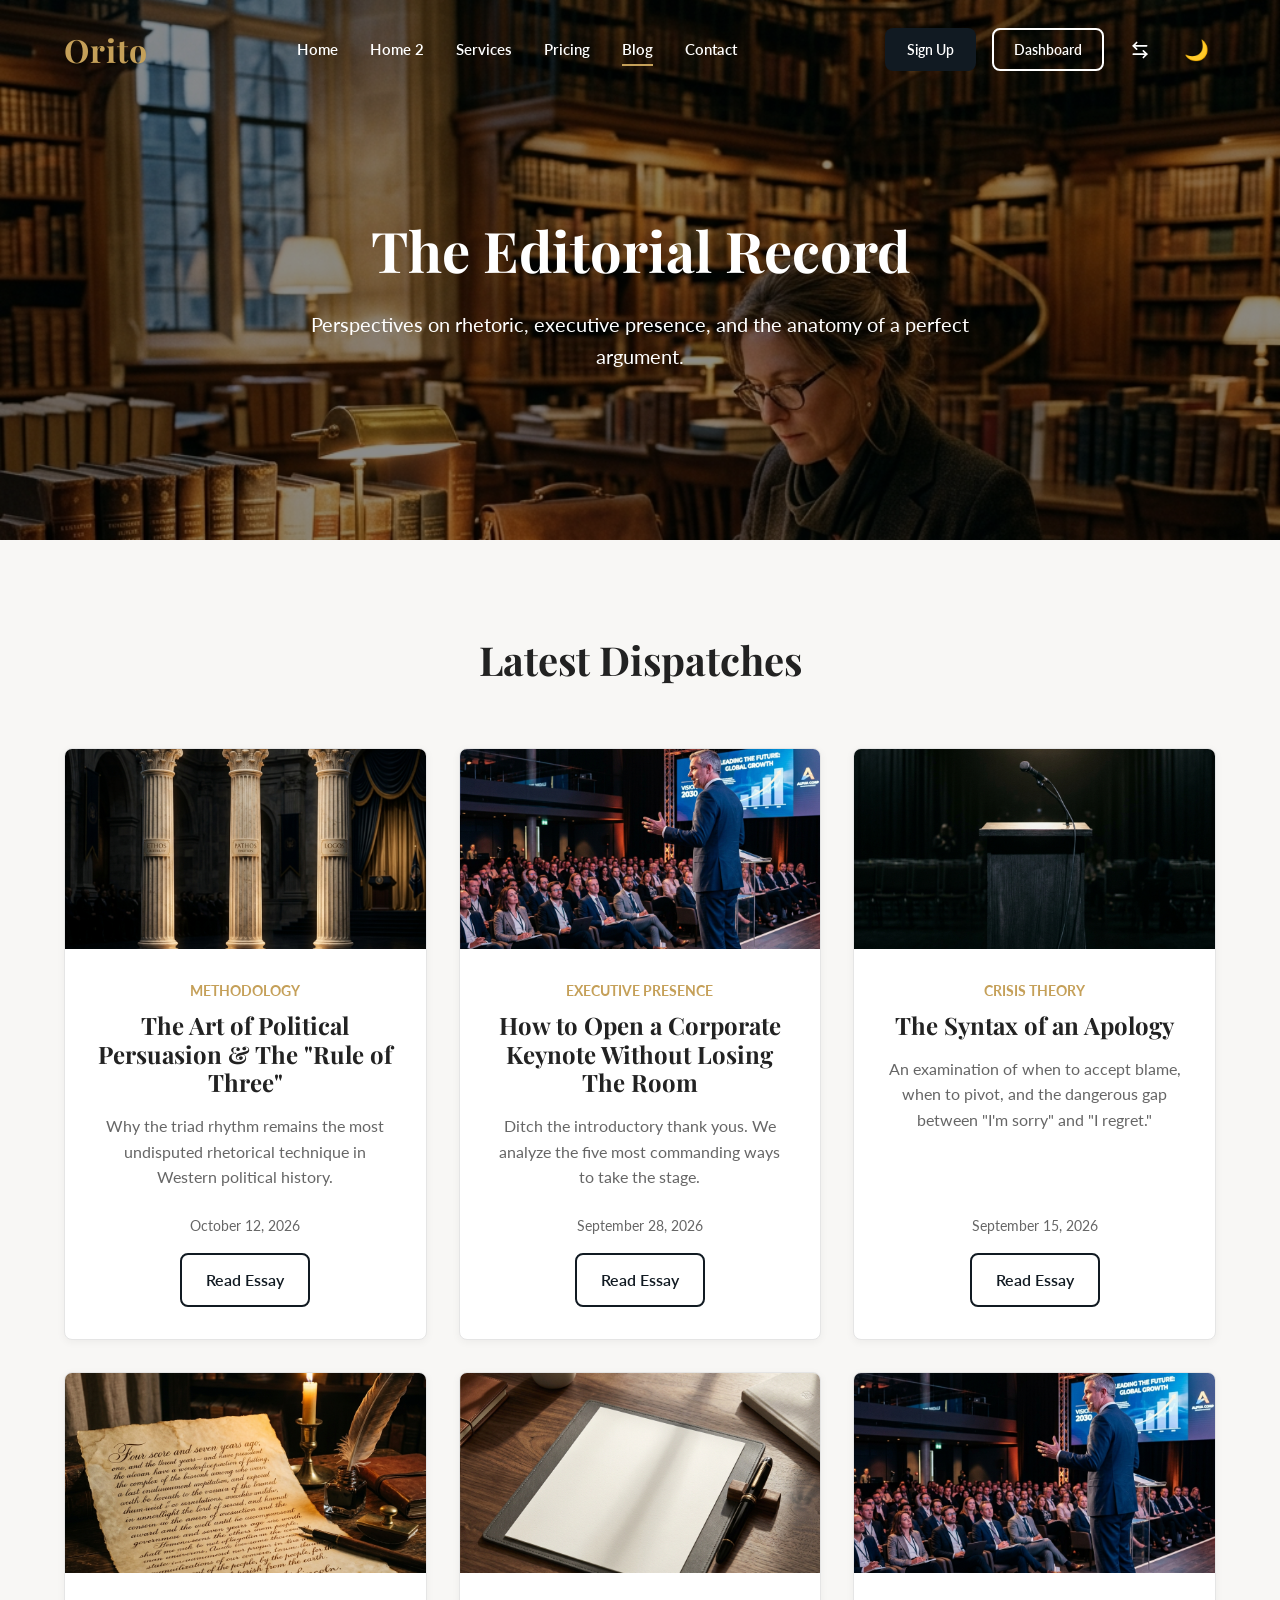
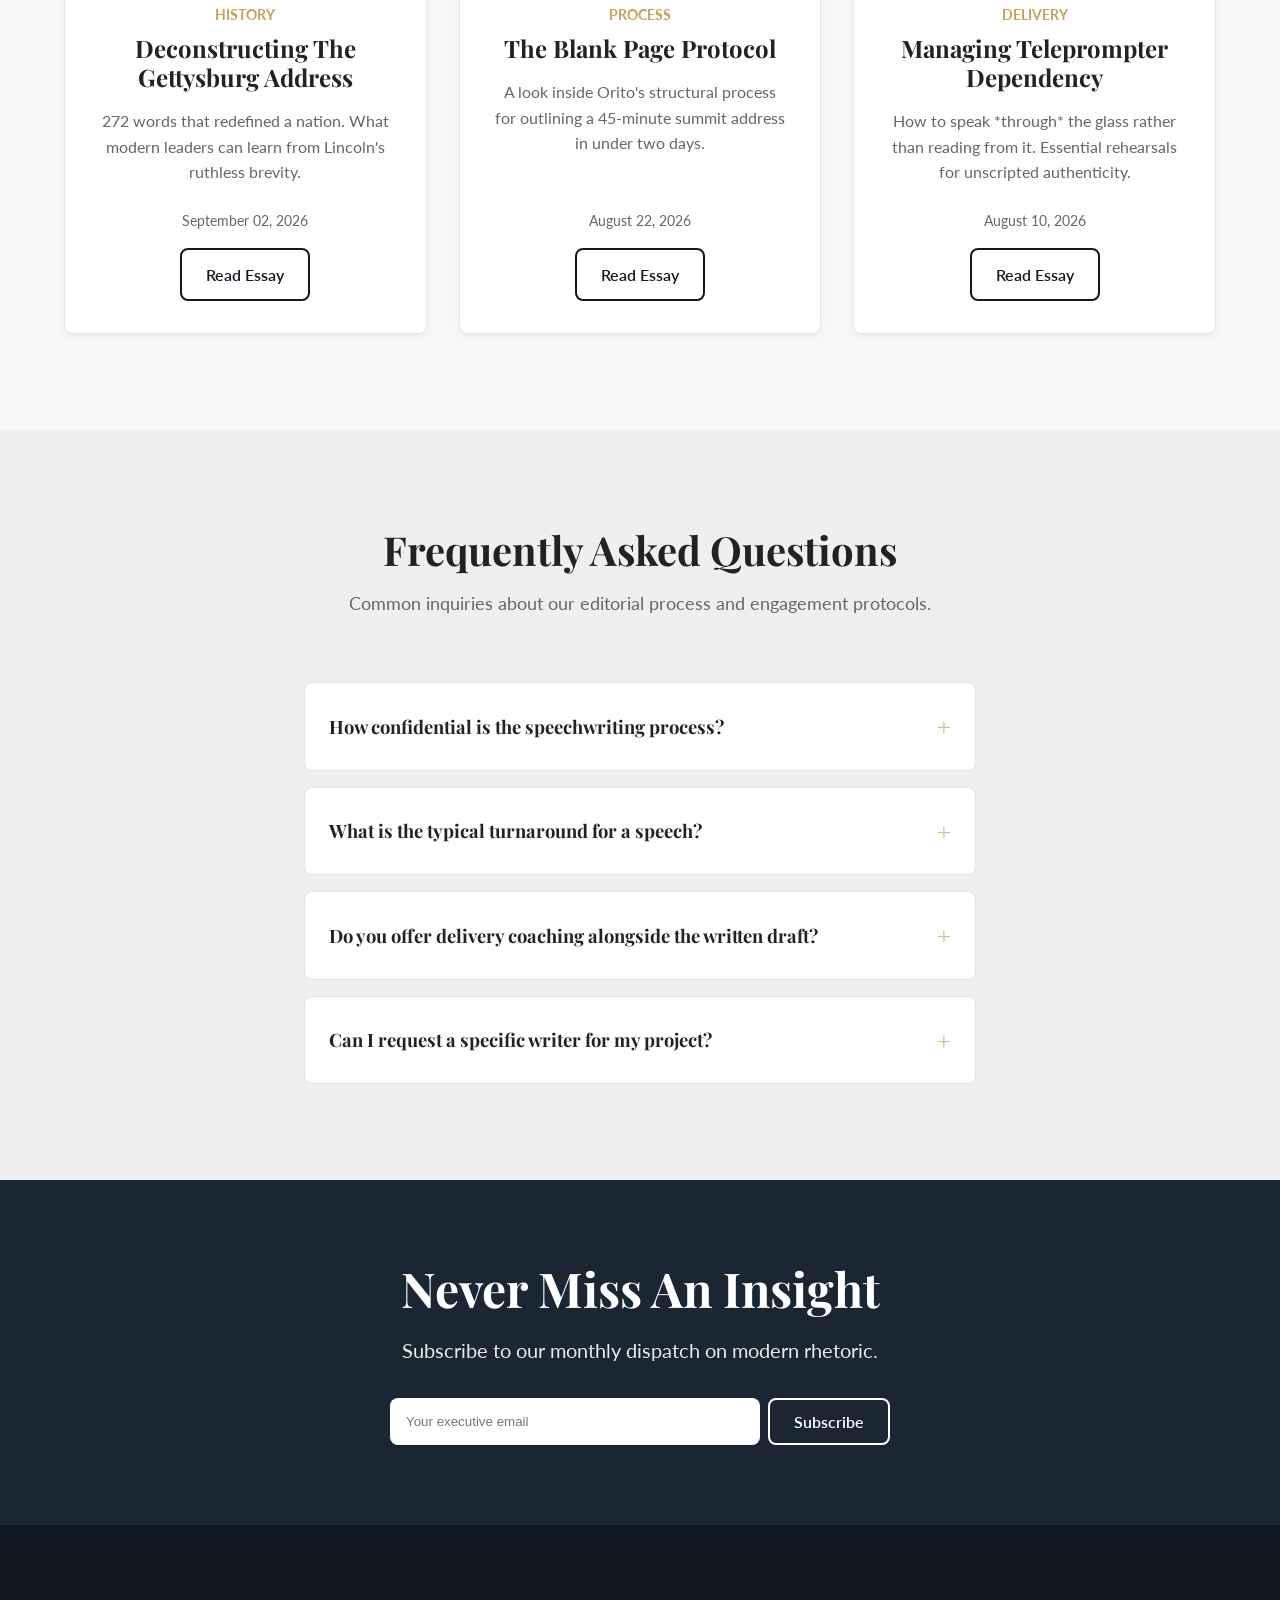
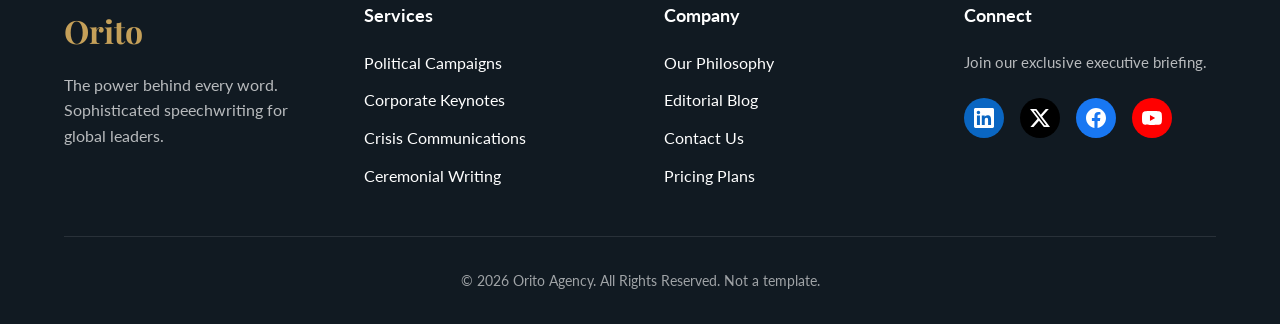
<file: blog.html>
<!DOCTYPE html>
<html lang="en">

<head>
  <meta charset="UTF-8" />
  <meta name="viewport" content="width=device-width, initial-scale=1.0" />
  <title>Orito | Editorial Blog</title>
  <meta name="description" content="Insights and strategies from the senior speechwriters at Orito." />
  <link rel="stylesheet" href="assets/css/style.css" />
  <link rel="icon" type="image/svg+xml" href="assets/images/favicon.svg" />
</head>

<body>

  <!-- NAVBAR -->
  <header class="navbar">
    <div class="nav-container">
      <a href="index.html" class="logo">Orito</a>

      <!-- Desktop Menu -->
      <nav class="nav-links">
        <a href="index.html" class="nav-link">Home</a>
        <a href="home2.html" class="nav-link">Home 2</a>
        <a href="services.html" class="nav-link">Services</a>
        <a href="pricing.html" class="nav-link">Pricing</a>
        <a href="blog.html" class="nav-link active">Blog</a>
        <a href="contact.html" class="nav-link">Contact</a>
      </nav>

      <div class="nav-actions">
        <a href="register.html" class="btn btn-primary">Sign Up</a>
        <a href="dashboard.html" class="btn btn-secondary">Dashboard</a>
        <button class="icon-btn rtl-toggle" aria-label="Toggle RTL">
          <svg width="20" height="20" viewBox="0 0 24 24" fill="none" stroke="currentColor" stroke-width="2" stroke-linecap="round" stroke-linejoin="round"><path d="M8 3 4 7l4 4"/><path d="M4 7h16"/><path d="m16 21 4-4-4-4"/><path d="M20 17H4"/></svg>
        </button>
        <button class="icon-btn theme-toggle" aria-label="Toggle Theme">🌙</button>
      </div>

      <!-- Hamburger -->
      <button class="hamburger" aria-label="Menu">☰</button>
    </div>
  </header>

  <!-- DRAWER -->
  <div class="nav-drawer">
    <button class="drawer-close" aria-label="Close Menu">✕</button>
    <a href="index.html" class="logo">Orito</a>
    <nav class="nav-links" style="display: flex;">
      <a href="index.html" class="nav-link">Home</a>
      <a href="home2.html" class="nav-link">Home 2</a>
      <a href="services.html" class="nav-link">Services</a>
      <a href="pricing.html" class="nav-link">Pricing</a>
      <a href="blog.html" class="nav-link active">Blog</a>
      <a href="contact.html" class="nav-link">Contact</a>
    </nav>
    <div class="nav-actions" style="display: flex;">
      <a href="register.html" class="btn btn-primary">Sign Up</a>
      <a href="dashboard.html" class="btn btn-secondary">Dashboard</a>
      <button class="icon-btn rtl-toggle" aria-label="Toggle RTL">
        <svg width="20" height="20" viewBox="0 0 24 24" fill="none" stroke="currentColor" stroke-width="2" stroke-linecap="round" stroke-linejoin="round"><path d="M8 3 4 7l4 4"/><path d="M4 7h16"/><path d="m16 21 4-4-4-4"/><path d="M20 17H4"/></svg>
      </button>
      <button class="icon-btn theme-toggle" aria-label="Toggle Theme">🌙</button>
    </div>
  </div>

  <!-- HERO -->
  <section class="hero" style="background-image: url('assets/images/hero-blog.png'); min-height: 60vh;">
    <div class="container hero-content" style="text-align: center; margin: 0 auto;">
      <h1 class="hero-anim d1" style="font-size: 3.5rem;">The Editorial Record</h1>
      <p class="hero-anim d2">Perspectives on rhetoric, executive presence, and the anatomy of a perfect argument.</p>
    </div>
  </section>
  <!-- BLOG GRID -->
  <section class="section reveal">
    <div class="container">
      <div class="section-header">
        <h2>Latest Dispatches</h2>
      </div>
      <div class="card-grid">

        <!-- Post 1 -->
        <article class="card blog-card">
          <div class="blog-thumb"
            style="background-image: url('assets/images/blog-post-1.png'); background-size: cover; background-position: center;">
          </div>
          <div class="blog-content">
            <span class="blog-tag">Methodology</span>
            <h3 class="card-title">The Art of Political Persuasion & The "Rule of Three"</h3>
            <p class="card-desc">Why the triad rhythm remains the most undisputed rhetorical technique in Western
              political history.</p>
            <div style="font-size: 0.9rem; color: var(--color-text-muted); margin-bottom: 1rem;">October 12, 2026</div>
            <a href="#" class="btn btn-secondary card-btn">Read Essay</a>
          </div>
        </article>

        <!-- Post 2 -->
        <article class="card blog-card">
          <div class="blog-thumb"
            style="background-image: url('assets/images/blog-post-2.png'); background-size: cover; background-position: center;">
          </div>
          <div class="blog-content">
            <span class="blog-tag">Executive Presence</span>
            <h3 class="card-title">How to Open a Corporate Keynote Without Losing The Room</h3>
            <p class="card-desc">Ditch the introductory thank yous. We analyze the five most commanding ways to take the
              stage.</p>
            <div style="font-size: 0.9rem; color: var(--color-text-muted); margin-bottom: 1rem;">September 28, 2026
            </div>
            <a href="#" class="btn btn-secondary card-btn">Read Essay</a>
          </div>
        </article>

        <!-- Post 3 -->
        <article class="card blog-card">
          <div class="blog-thumb"
            style="background-image: url('assets/images/blog-post-3.png'); background-size: cover; background-position: center;">
          </div>
          <div class="blog-content">
            <span class="blog-tag">Crisis Theory</span>
            <h3 class="card-title">The Syntax of an Apology</h3>
            <p class="card-desc">An examination of when to accept blame, when to pivot, and the dangerous gap between
              "I'm sorry" and "I regret."</p>
            <div style="font-size: 0.9rem; color: var(--color-text-muted); margin-bottom: 1rem;">September 15, 2026
            </div>
            <a href="#" class="btn btn-secondary card-btn">Read Essay</a>
          </div>
        </article>

        <!-- Post 4 -->
        <article class="card blog-card">
          <div class="blog-thumb"
            style="background-image: url('assets/images/blog-post-4.png'); background-size: cover; background-position: center;">
          </div>
          <div class="blog-content">
            <span class="blog-tag">History</span>
            <h3 class="card-title">Deconstructing The Gettysburg Address</h3>
            <p class="card-desc">272 words that redefined a nation. What modern leaders can learn from Lincoln's
              ruthless brevity.</p>
            <div style="font-size: 0.9rem; color: var(--color-text-muted); margin-bottom: 1rem;">September 02, 2026
            </div>
            <a href="#" class="btn btn-secondary card-btn">Read Essay</a>
          </div>
        </article>

        <!-- Post 5 -->
        <article class="card blog-card">
          <div class="blog-thumb"
            style="background-image: url('assets/images/blog-post-5.png'); background-size: cover; background-position: center;">
          </div>
          <div class="blog-content">
            <span class="blog-tag">Process</span>
            <h3 class="card-title">The Blank Page Protocol</h3>
            <p class="card-desc">A look inside Orito's structural process for outlining a 45-minute summit address in
              under two days.</p>
            <div style="font-size: 0.9rem; color: var(--color-text-muted); margin-bottom: 1rem;">August 22, 2026</div>
            <a href="#" class="btn btn-secondary card-btn">Read Essay</a>
          </div>
        </article>

        <!-- Post 6 -->
        <article class="card blog-card">
          <div class="blog-thumb"
            style="background-image: url('assets/images/blog-post-6.png'); background-size: cover; background-position: center;">
          </div>
          <div class="blog-content">
            <span class="blog-tag">Delivery</span>
            <h3 class="card-title">Managing Teleprompter Dependency</h3>
            <p class="card-desc">How to speak *through* the glass rather than reading from it. Essential rehearsals for
              unscripted authenticity.</p>
            <div style="font-size: 0.9rem; color: var(--color-text-muted); margin-bottom: 1rem;">August 10, 2026</div>
            <a href="#" class="btn btn-secondary card-btn">Read Essay</a>
          </div>
        </article>

      </div>
    </div>
  </section>
  <!-- FAQ SECTION -->
  <section class="section reveal" style="background-color: var(--color-bg-alt);">
    <div class="container" style="max-width: 800px;">
      <div class="section-header">
        <h2>Frequently Asked Questions</h2>
        <p>Common inquiries about our editorial process and engagement protocols.</p>
      </div>

      <div style="display: flex; flex-direction: column; gap: 1rem;">

        <details
          style="background: var(--color-surface); border: 1px solid var(--color-border); border-radius: var(--radius); padding: 1.5rem; cursor: pointer;">
          <summary
            style="font-family: var(--font-display); font-size: 1.15rem; font-weight: 700; list-style: none; display: flex; justify-content: space-between; align-items: center;">
            How confidential is the speechwriting process?
            <span style="color: var(--color-secondary); font-size: 1.5rem; transition: transform 0.3s;">+</span>
          </summary>
          <p style="margin-top: 1rem; color: var(--color-text-muted); line-height: 1.7;">
            Absolute discretion is our foundation. Every engagement is protected by a strict NDA. We never disclose
            client identities, speech content, or strategic details — before, during, or after delivery.
          </p>
        </details>

        <details
          style="background: var(--color-surface); border: 1px solid var(--color-border); border-radius: var(--radius); padding: 1.5rem; cursor: pointer;">
          <summary
            style="font-family: var(--font-display); font-size: 1.15rem; font-weight: 700; list-style: none; display: flex; justify-content: space-between; align-items: center;">
            What is the typical turnaround for a speech?
            <span style="color: var(--color-secondary); font-size: 1.5rem; transition: transform 0.3s;">+</span>
          </summary>
          <p style="margin-top: 1rem; color: var(--color-text-muted); line-height: 1.7;">
            Standard engagements follow a two-week timeline from consultation to final draft. For crisis scenarios, our
            on-call team can deliver a polished script within 24 hours.
          </p>
        </details>

        <details
          style="background: var(--color-surface); border: 1px solid var(--color-border); border-radius: var(--radius); padding: 1.5rem; cursor: pointer;">
          <summary
            style="font-family: var(--font-display); font-size: 1.15rem; font-weight: 700; list-style: none; display: flex; justify-content: space-between; align-items: center;">
            Do you offer delivery coaching alongside the written draft?
            <span style="color: var(--color-secondary); font-size: 1.5rem; transition: transform 0.3s;">+</span>
          </summary>
          <p style="margin-top: 1rem; color: var(--color-text-muted); line-height: 1.7;">
            Yes. Our Campaign Series and Crisis Edge retainers include one-on-one rehearsal sessions covering pacing,
            vocal cadence, teleprompter technique, and stage presence.
          </p>
        </details>

        <details
          style="background: var(--color-surface); border: 1px solid var(--color-border); border-radius: var(--radius); padding: 1.5rem; cursor: pointer;">
          <summary
            style="font-family: var(--font-display); font-size: 1.15rem; font-weight: 700; list-style: none; display: flex; justify-content: space-between; align-items: center;">
            Can I request a specific writer for my project?
            <span style="color: var(--color-secondary); font-size: 1.5rem; transition: transform 0.3s;">+</span>
          </summary>
          <p style="margin-top: 1rem; color: var(--color-text-muted); line-height: 1.7;">
            Retainer clients may request a preferred writer. For single engagements, we assign the senior writer whose
            expertise best matches the domain and tone of your address.
          </p>
        </details>

      </div>
    </div>
  </section>

  <!-- CTA BANNER -->
  <section class="cta-banner reveal">
    <div class="container">
      <h2 style="font-size: 3rem; margin-bottom: 1rem; color: #FFF;">Never Miss An Insight</h2>
      <p style="font-size: 1.25rem; margin-bottom: 2rem; opacity: 0.9;">Subscribe to our monthly dispatch on modern
        rhetoric.</p>
      <form style="max-width: 500px; margin: 0 auto; display: flex; gap: 0.5rem; justify-content: center;">
        <input type="email" placeholder="Your executive email"
          style="padding: 1rem; border: none; border-radius: var(--radius); flex-grow: 1;" required>
        <button type="submit" class="btn btn-secondary" style="color: #FFF; border-color: #FFF;">Subscribe</button>
      </form>
    </div>
  </section>

  <!-- FOOTER -->
  <footer class="footer">
    <div class="container">
      <div class="footer-grid">
        <div>
          <a href="index.html" class="footer-logo" style="color: #FFF;">Orito</a>
          <p style="color: rgba(255,255,255,0.7); max-width: 250px;">The power behind every word. Sophisticated
            speechwriting for global leaders.</p>
        </div>
        <div>
          <h4>Services</h4>
          <nav class="footer-nav">
            <a href="services.html" class="footer-nav-link">Political Campaigns</a>
            <a href="services.html" class="footer-nav-link">Corporate Keynotes</a>
            <a href="services.html" class="footer-nav-link">Crisis Communications</a>
            <a href="services.html" class="footer-nav-link">Ceremonial Writing</a>
          </nav>
        </div>
        <div>
          <h4>Company</h4>
          <nav class="footer-nav">
            <a href="about.html" class="footer-nav-link">Our Philosophy</a>
            <a href="blog.html" class="footer-nav-link">Editorial Blog</a>
            <a href="contact.html" class="footer-nav-link">Contact Us</a>
            <a href="pricing.html" class="footer-nav-link">Pricing Plans</a>
          </nav>
        </div>
        <div>
          <h4>Connect</h4>
          <p style="color: rgba(255,255,255,0.7); font-size: 0.95rem;">Join our exclusive executive briefing.</p>
          <div class="social-icons-wrapper">
            <!-- LinkedIn -->
            <a href="#" class="social-icon linkedin" aria-label="LinkedIn">
              <svg width="20" height="20" viewBox="0 0 24 24" fill="currentColor">
                <path
                  d="M20.447 20.452h-3.554v-5.569c0-1.328-.027-3.037-1.852-3.037-1.853 0-2.136 1.445-2.136 2.939v5.667H9.351V9h3.414v1.561h.046c.477-.9 1.637-1.85 3.37-1.85 3.601 0 4.267 2.37 4.267 5.455v6.286zM5.337 7.433c-1.144 0-2.063-.926-2.063-2.065 0-1.138.92-2.063 2.063-2.063 1.14 0 2.064.925 2.064 2.063 0 1.139-.925 2.065-2.064 2.065zm1.782 13.019H3.555V9h3.564v11.452zM22.225 0H1.771C.792 0 0 .774 0 1.729v20.542C0 23.227.792 24 1.771 24h20.451C23.2 24 24 23.227 24 22.271V1.729C24 .774 23.2 0 22.222 0h.003z" />
              </svg>
            </a>
            <!-- Twitter / X -->
            <a href="#" class="social-icon twitter" aria-label="Twitter">
              <svg width="20" height="20" viewBox="0 0 24 24" fill="currentColor">
                <path
                  d="M18.901 1.153h3.68l-8.04 9.19L24 22.846h-7.406l-5.8-7.584-6.638 7.584H.474l8.6-9.83L0 1.154h7.594l5.243 6.932ZM17.61 20.644h2.039L6.486 3.24H4.298Z" />
              </svg>
            </a>
            <!-- Facebook -->
            <a href="#" class="social-icon facebook" aria-label="Facebook">
              <svg width="20" height="20" viewBox="0 0 24 24" fill="currentColor">
                <path
                  d="M24 12.073c0-6.627-5.373-12-12-12s-12 5.373-12 12c0 5.99 4.388 10.954 10.125 11.854v-8.385H7.078v-3.469h3.047V9.43c0-3.007 1.792-4.669 4.533-4.669 1.312 0 2.686.235 2.686.235v2.953H15.83c-1.491 0-1.956.925-1.956 1.874v2.25h3.328l-.532 3.469h-2.796v8.385C19.612 23.027 24 18.062 24 12.073z" />
              </svg>
            </a>
            <!-- YouTube -->
            <a href="#" class="social-icon youtube" aria-label="YouTube">
              <svg width="20" height="20" viewBox="0 0 24 24" fill="currentColor">
                <path
                  d="M23.498 6.186a3.016 3.016 0 0 0-2.122-2.136C19.505 3.545 12 3.545 12 3.545s-7.505 0-9.377.505A3.017 3.017 0 0 0 .502 6.186C0 8.07 0 12 0 12s0 3.93.502 5.814a3.016 3.016 0 0 0 2.122 2.136c1.871.505 9.376.505 9.376.505s7.505 0 9.377-.505a3.015 3.015 0 0 0 2.122-2.136C24 15.93 24 12 24 12s0-3.93-.502-5.814zM9.545 15.568V8.432L15.818 12l-6.273 3.568z" />
              </svg>
            </a>
          </div>
        </div>
      </div>
      <div class="footer-bottom">
        &copy; 2026 Orito Agency. All Rights Reserved. Not a template.
      </div>
    </div>
  </footer>

  <script src="assets/js/main.js"></script>
</body>

</html>
</file>
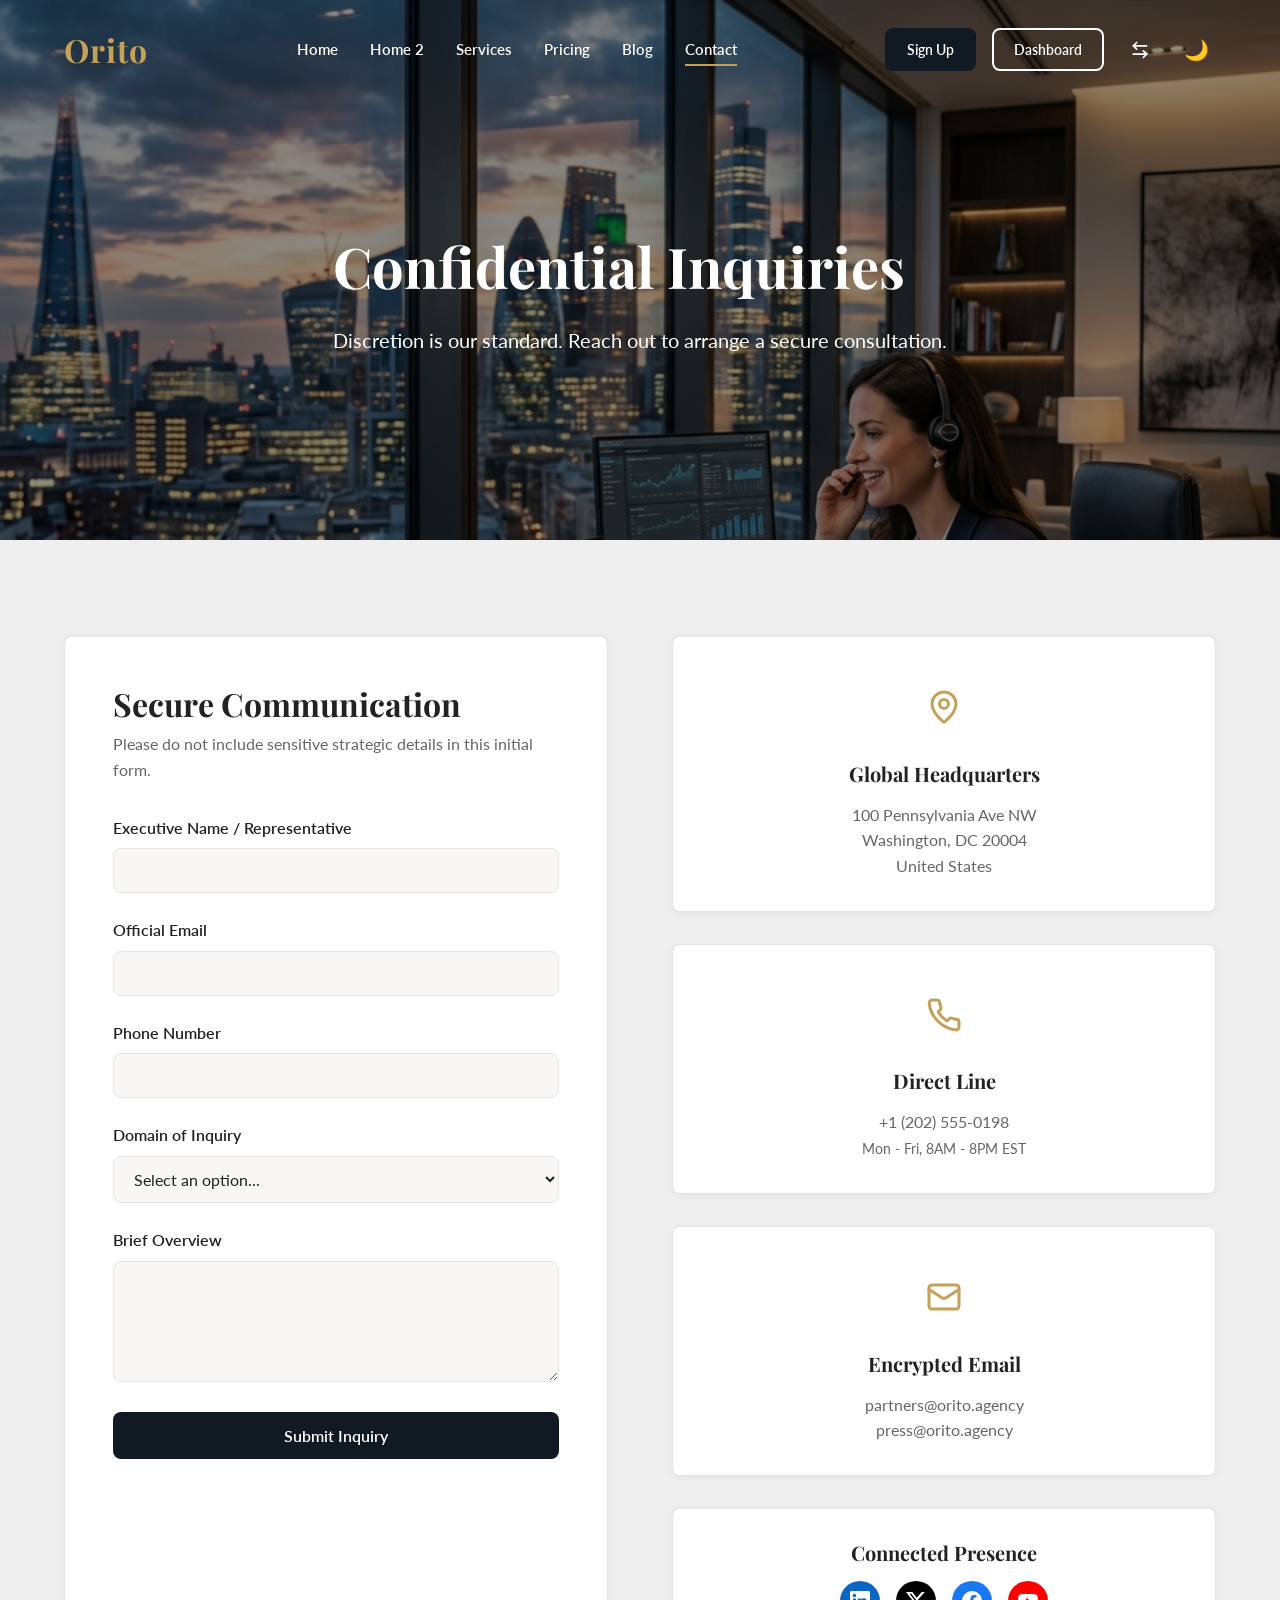
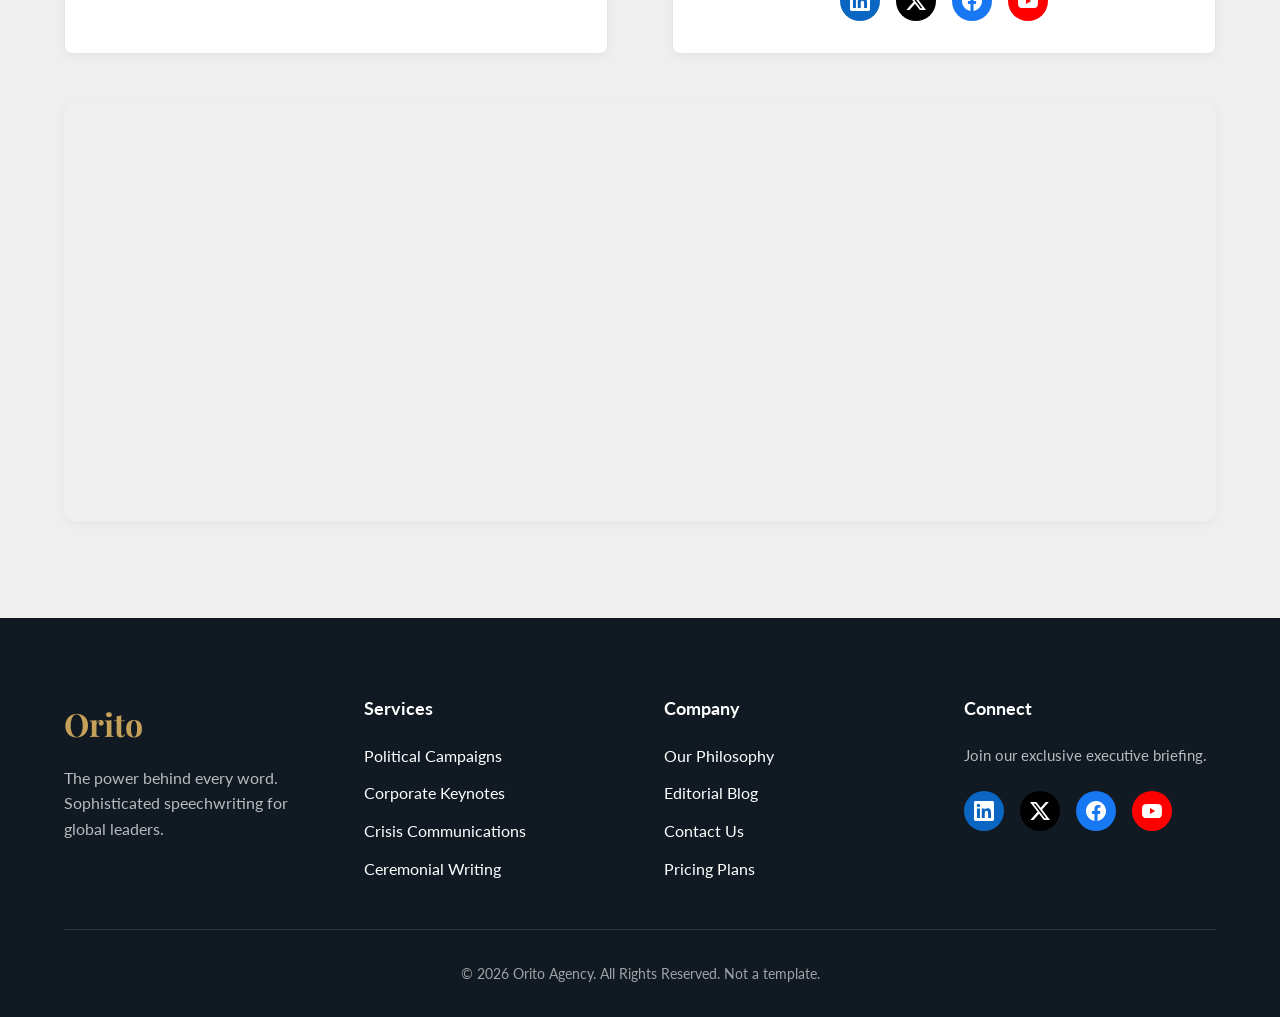
<file: contact.html>
<!DOCTYPE html>
<html lang="en">

<head>
  <meta charset="UTF-8" />
  <meta name="viewport" content="width=device-width, initial-scale=1.0" />
  <title>Orito | Contact The Agency</title>
  <meta name="description" content="Secure a confidential consultation with Orito." />
  <link rel="stylesheet" href="assets/css/style.css" />
  <link rel="icon" type="image/svg+xml" href="assets/images/favicon.svg" />
</head>

<body>

  <!-- NAVBAR -->
  <header class="navbar">
    <div class="nav-container">
      <a href="index.html" class="logo">Orito</a>

      <!-- Desktop Menu -->
      <nav class="nav-links">
        <a href="index.html" class="nav-link">Home</a>
        <a href="home2.html" class="nav-link">Home 2</a>
        <a href="services.html" class="nav-link">Services</a>
        <a href="pricing.html" class="nav-link">Pricing</a>
        <a href="blog.html" class="nav-link">Blog</a>
        <a href="contact.html" class="nav-link active">Contact</a>
      </nav>

      <div class="nav-actions">
        <a href="register.html" class="btn btn-primary">Sign Up</a>
        <a href="dashboard.html" class="btn btn-secondary">Dashboard</a>
        <button class="icon-btn rtl-toggle" aria-label="Toggle RTL">
        <svg width="20" height="20" viewBox="0 0 24 24" fill="none" stroke="currentColor" stroke-width="2" stroke-linecap="round" stroke-linejoin="round"><path d="M8 3 4 7l4 4"/><path d="M4 7h16"/><path d="m16 21 4-4-4-4"/><path d="M20 17H4"/></svg>
      </button>
        <button class="icon-btn theme-toggle" aria-label="Toggle Theme">🌙</button>
      </div>

      <!-- Hamburger -->
      <button class="hamburger" aria-label="Menu">☰</button>
    </div>
  </header>

  <!-- DRAWER -->
  <div class="nav-drawer">
    <button class="drawer-close" aria-label="Close Menu">✕</button>
    <a href="index.html" class="logo">Orito</a>
    <nav class="nav-links" style="display: flex;">
      <a href="index.html" class="nav-link">Home</a>
      <a href="home2.html" class="nav-link">Home 2</a>
      <a href="services.html" class="nav-link">Services</a>
      <a href="pricing.html" class="nav-link">Pricing</a>
      <a href="blog.html" class="nav-link">Blog</a>
      <a href="contact.html" class="nav-link active">Contact</a>
    </nav>
    <div class="nav-actions" style="display: flex;">
      <a href="register.html" class="btn btn-primary">Sign Up</a>
      <a href="dashboard.html" class="btn btn-secondary">Dashboard</a>
      <button class="icon-btn rtl-toggle" aria-label="Toggle RTL">
        <svg width="20" height="20" viewBox="0 0 24 24" fill="none" stroke="currentColor" stroke-width="2" stroke-linecap="round" stroke-linejoin="round"><path d="M8 3 4 7l4 4"/><path d="M4 7h16"/><path d="m16 21 4-4-4-4"/><path d="M20 17H4"/></svg>
      </button>
      <button class="icon-btn theme-toggle" aria-label="Toggle Theme">🌙</button>
    </div>
  </div>

  <!-- HERO -->
  <section class="hero" style="background-image: url('assets/images/hero-contact.png'); min-height: 60vh;">
    <div class="container hero-content">
      <h1 class="hero-anim d1" style="font-size: 3.5rem;">Confidential Inquiries</h1>
      <p class="hero-anim d2">Discretion is our standard. Reach out to arrange a secure consultation.</p>
    </div>
  </section>

  <!-- CONTACT CONTENT -->
  <section class="section reveal" style="background-color: var(--color-bg-alt);">
    <div class="container">

      <div class="contact-wrapper">
        <!-- Contact Form -->
        <div class="contact-form">
          <h3 style="font-size: 2rem; margin-bottom: 0.5rem;">Secure Communication</h3>
          <p style="color: var(--color-text-muted); margin-bottom: 2rem;">Please do not include sensitive strategic
            details in this initial form.</p>

          <form id="orito-contact">
            <div class="form-group">
              <label for="name" class="form-label">Executive Name / Representative</label>
              <input type="text" id="name" class="form-control" required />
            </div>
            <div class="form-group">
              <label for="email" class="form-label">Official Email</label>
              <input type="email" id="email" class="form-control" required />
            </div>
            <div class="form-group">
              <label for="phone" class="form-label">Phone Number</label>
              <input type="tel" id="phone" class="form-control" required />
            </div>
            <div class="form-group">
              <label for="subject" class="form-label">Domain of Inquiry</label>
              <select id="subject" class="form-control" required>
                <option value="" disabled selected>Select an option...</option>
                <option value="political">Political Speech / Campaign</option>
                <option value="corporate">Corporate Keynote</option>
                <option value="crisis">Crisis Communication</option>
                <option value="other">Other Retainer Services</option>
              </select>
            </div>
            <div class="form-group">
              <label for="message" class="form-label">Brief Overview</label>
              <textarea id="message" class="form-control" rows="5" required></textarea>
            </div>
            <button type="submit" class="btn btn-primary" style="width: 100%;">Submit Inquiry</button>
          </form>
        </div>

        <!-- Contact Info Cards -->
        <div class="card-grid" style="grid-template-columns: repeat(1, 1fr); align-content: start;">
          <div class="card" style="padding: 2rem;">
            <div class="card-icon" style="margin-bottom: 1rem; color: var(--color-secondary);">
              <svg xmlns="http://www.w3.org/2000/svg" width="36" height="36" viewBox="0 0 24 24" fill="none"
                stroke="currentColor" stroke-width="2" stroke-linecap="round" stroke-linejoin="round">
                <path
                  d="M20 10c0 4.993-5.539 10.193-7.399 11.799a1 1 0 0 1-1.202 0C9.539 20.193 4 14.993 4 10a8 8 0 0 1 16 0" />
                <circle cx="12" cy="10" r="3" />
              </svg>
            </div>
            <h4 class="card-title" style="font-size: 1.25rem;">Global Headquarters</h4>
            <p class="card-desc" style="margin-bottom: 0;">100 Pennsylvania Ave NW<br />Washington, DC 20004<br />United
              States</p>
          </div>
          <div class="card" style="padding: 2rem;">
            <div class="card-icon" style="margin-bottom: 1rem; color: var(--color-secondary);">
              <svg xmlns="http://www.w3.org/2000/svg" width="36" height="36" viewBox="0 0 24 24" fill="none"
                stroke="currentColor" stroke-width="2" stroke-linecap="round" stroke-linejoin="round">
                <path
                  d="M22 16.92v3a2 2 0 0 1-2.18 2 19.79 19.79 0 0 1-8.63-3.07 19.5 19.5 0 0 1-6-6 19.79 19.79 0 0 1-3.07-8.67A2 2 0 0 1 4.11 2h3a2 2 0 0 1 2 1.72 12.84 12.84 0 0 0 .7 2.81 2 2 0 0 1-.45 2.11L8.09 9.91a16 16 0 0 0 6 6l1.27-1.27a2 2 0 0 1 2.11-.45 12.84 12.84 0 0 0 2.81.7A2 2 0 0 1 22 16.92z" />
              </svg>
            </div>
            <h4 class="card-title" style="font-size: 1.25rem;">Direct Line</h4>
            <p class="card-desc" style="margin-bottom: 0;">+1 (202) 555-0198<br /><span style="font-size: 0.85rem;">Mon
                - Fri, 8AM - 8PM EST</span></p>
          </div>
          <div class="card" style="padding: 2rem;">
            <div class="card-icon" style="margin-bottom: 1rem; color: var(--color-secondary);">
              <svg xmlns="http://www.w3.org/2000/svg" width="36" height="36" viewBox="0 0 24 24" fill="none"
                stroke="currentColor" stroke-width="2" stroke-linecap="round" stroke-linejoin="round">
                <rect width="20" height="16" x="2" y="4" rx="2" />
                <path d="m22 7-8.97 5.7a1.94 1.94 0 0 1-2.06 0L2 7" />
              </svg>
            </div>
            <h4 class="card-title" style="font-size: 1.25rem;">Encrypted Email</h4>
            <p class="card-desc" style="margin-bottom: 0;">partners@orito.agency<br />press@orito.agency</p>
          </div>
          <div class="card" style="padding: 2rem;">
            <h4 class="card-title" style="font-size: 1.25rem; margin-bottom: 1rem;">Connected Presence</h4>
            <div class="social-icons-wrapper" style="margin-top: 0;">
              <a href="#" class="social-icon linkedin" aria-label="LinkedIn">
                <svg width="20" height="20" viewBox="0 0 24 24" fill="currentColor">
                  <path
                    d="M20.447 20.452h-3.554v-5.569c0-1.328-.027-3.037-1.852-3.037-1.853 0-2.136 1.445-2.136 2.939v5.667H9.351V9h3.414v1.561h.046c.477-.9 1.637-1.85 3.37-1.85 3.601 0 4.267 2.37 4.267 5.455v6.286zM5.337 7.433c-1.144 0-2.063-.926-2.063-2.065 0-1.138.92-2.063 2.063-2.063 1.14 0 2.064.925 2.064 2.063 0 1.139-.925 2.065-2.064 2.065zm1.782 13.019H3.555V9h3.564v11.452zM22.225 0H1.771C.792 0 0 .774 0 1.729v20.542C0 23.227.792 24 1.771 24h20.451C23.2 24 24 23.227 24 22.271V1.729C24 .774 23.2 0 22.222 0h.003z" />
                </svg>
              </a>
              <a href="#" class="social-icon twitter" aria-label="Twitter">
                <svg width="20" height="20" viewBox="0 0 24 24" fill="currentColor">
                  <path
                    d="M18.901 1.153h3.68l-8.04 9.19L24 22.846h-7.406l-5.8-7.584-6.638 7.584H.474l8.6-9.83L0 1.154h7.594l5.243 6.932ZM17.61 20.644h2.039L6.486 3.24H4.298Z" />
                </svg>
              </a>
              <a href="#" class="social-icon facebook" aria-label="Facebook">
                <svg width="20" height="20" viewBox="0 0 24 24" fill="currentColor">
                  <path
                    d="M24 12.073c0-6.627-5.373-12-12-12s-12 5.373-12 12c0 5.99 4.388 10.954 10.125 11.854v-8.385H7.078v-3.469h3.047V9.43c0-3.007 1.792-4.669 4.533-4.669 1.312 0 2.686.235 2.686.235v2.953H15.83c-1.491 0-1.956.925-1.956 1.874v2.25h3.328l-.532 3.469h-2.796v8.385C19.612 23.027 24 18.062 24 12.073z" />
                </svg>
              </a>
              <a href="#" class="social-icon youtube" aria-label="YouTube">
                <svg width="20" height="20" viewBox="0 0 24 24" fill="currentColor">
                  <path
                    d="M23.498 6.186a3.016 3.016 0 0 0-2.122-2.136C19.505 3.545 12 3.545 12 3.545s-7.505 0-9.377.505A3.017 3.017 0 0 0 .502 6.186C0 8.07 0 12 0 12s0 3.93.502 5.814a3.016 3.016 0 0 0 2.122 2.136c1.871.505 9.376.505 9.376.505s7.505 0 9.377-.505a3.015 3.015 0 0 0 2.122-2.136C24 15.93 24 12 24 12s0-3.93-.502-5.814zM9.545 15.568V8.432L15.818 12l-6.273 3.568z" />
                </svg>
              </a>
            </div>
          </div>
        </div>
      </div>

      <!-- MAP -->
      <div class="map-container" style="margin-top: 3rem; margin-bottom: 0;">
        <iframe
          src="https://www.openstreetmap.org/export/embed.html?bbox=-77.0428%2C38.8925%2C-77.0163%2C38.9056&amp;layer=mapnik"
          title="Office Location">
        </iframe>
      </div>

    </div>
  </section>

  <!-- FOOTER -->
  <footer class="footer">
    <div class="container">
      <div class="footer-grid">
        <div>
          <a href="index.html" class="footer-logo" style="color: #FFF;">Orito</a>
          <p style="color: rgba(255,255,255,0.7); max-width: 250px;">The power behind every word. Sophisticated
            speechwriting for global leaders.</p>
        </div>
        <div>
          <h4>Services</h4>
          <nav class="footer-nav">
            <a href="services.html" class="footer-nav-link">Political Campaigns</a>
            <a href="services.html" class="footer-nav-link">Corporate Keynotes</a>
            <a href="services.html" class="footer-nav-link">Crisis Communications</a>
            <a href="services.html" class="footer-nav-link">Ceremonial Writing</a>
          </nav>
        </div>
        <div>
          <h4>Company</h4>
          <nav class="footer-nav">
            <a href="about.html" class="footer-nav-link">Our Philosophy</a>
            <a href="blog.html" class="footer-nav-link">Editorial Blog</a>
            <a href="contact.html" class="footer-nav-link">Contact Us</a>
            <a href="pricing.html" class="footer-nav-link">Pricing Plans</a>
          </nav>
        </div>
        <div>
          <h4>Connect</h4>
          <p style="color: rgba(255,255,255,0.7); font-size: 0.95rem;">Join our exclusive executive briefing.</p>
          <div class="social-icons-wrapper">
            <!-- LinkedIn -->
            <a href="#" class="social-icon linkedin" aria-label="LinkedIn">
              <svg width="20" height="20" viewBox="0 0 24 24" fill="currentColor">
                <path
                  d="M20.447 20.452h-3.554v-5.569c0-1.328-.027-3.037-1.852-3.037-1.853 0-2.136 1.445-2.136 2.939v5.667H9.351V9h3.414v1.561h.046c.477-.9 1.637-1.85 3.37-1.85 3.601 0 4.267 2.37 4.267 5.455v6.286zM5.337 7.433c-1.144 0-2.063-.926-2.063-2.065 0-1.138.92-2.063 2.063-2.063 1.14 0 2.064.925 2.064 2.063 0 1.139-.925 2.065-2.064 2.065zm1.782 13.019H3.555V9h3.564v11.452zM22.225 0H1.771C.792 0 0 .774 0 1.729v20.542C0 23.227.792 24 1.771 24h20.451C23.2 24 24 23.227 24 22.271V1.729C24 .774 23.2 0 22.222 0h.003z" />
              </svg>
            </a>
            <!-- Twitter / X -->
            <a href="#" class="social-icon twitter" aria-label="Twitter">
              <svg width="20" height="20" viewBox="0 0 24 24" fill="currentColor">
                <path
                  d="M18.901 1.153h3.68l-8.04 9.19L24 22.846h-7.406l-5.8-7.584-6.638 7.584H.474l8.6-9.83L0 1.154h7.594l5.243 6.932ZM17.61 20.644h2.039L6.486 3.24H4.298Z" />
              </svg>
            </a>
            <!-- Facebook -->
            <a href="#" class="social-icon facebook" aria-label="Facebook">
              <svg width="20" height="20" viewBox="0 0 24 24" fill="currentColor">
                <path
                  d="M24 12.073c0-6.627-5.373-12-12-12s-12 5.373-12 12c0 5.99 4.388 10.954 10.125 11.854v-8.385H7.078v-3.469h3.047V9.43c0-3.007 1.792-4.669 4.533-4.669 1.312 0 2.686.235 2.686.235v2.953H15.83c-1.491 0-1.956.925-1.956 1.874v2.25h3.328l-.532 3.469h-2.796v8.385C19.612 23.027 24 18.062 24 12.073z" />
              </svg>
            </a>
            <!-- YouTube -->
            <a href="#" class="social-icon youtube" aria-label="YouTube">
              <svg width="20" height="20" viewBox="0 0 24 24" fill="currentColor">
                <path
                  d="M23.498 6.186a3.016 3.016 0 0 0-2.122-2.136C19.505 3.545 12 3.545 12 3.545s-7.505 0-9.377.505A3.017 3.017 0 0 0 .502 6.186C0 8.07 0 12 0 12s0 3.93.502 5.814a3.016 3.016 0 0 0 2.122 2.136c1.871.505 9.376.505 9.376.505s7.505 0 9.377-.505a3.015 3.015 0 0 0 2.122-2.136C24 15.93 24 12 24 12s0-3.93-.502-5.814zM9.545 15.568V8.432L15.818 12l-6.273 3.568z" />
              </svg>
            </a>
          </div>
        </div>
      </div>
      <div class="footer-bottom">
        &copy; 2026 Orito Agency. All Rights Reserved. Not a template.
      </div>
    </div>
  </footer>

  <script src="assets/js/main.js"></script>
</body>

</html>
</file>
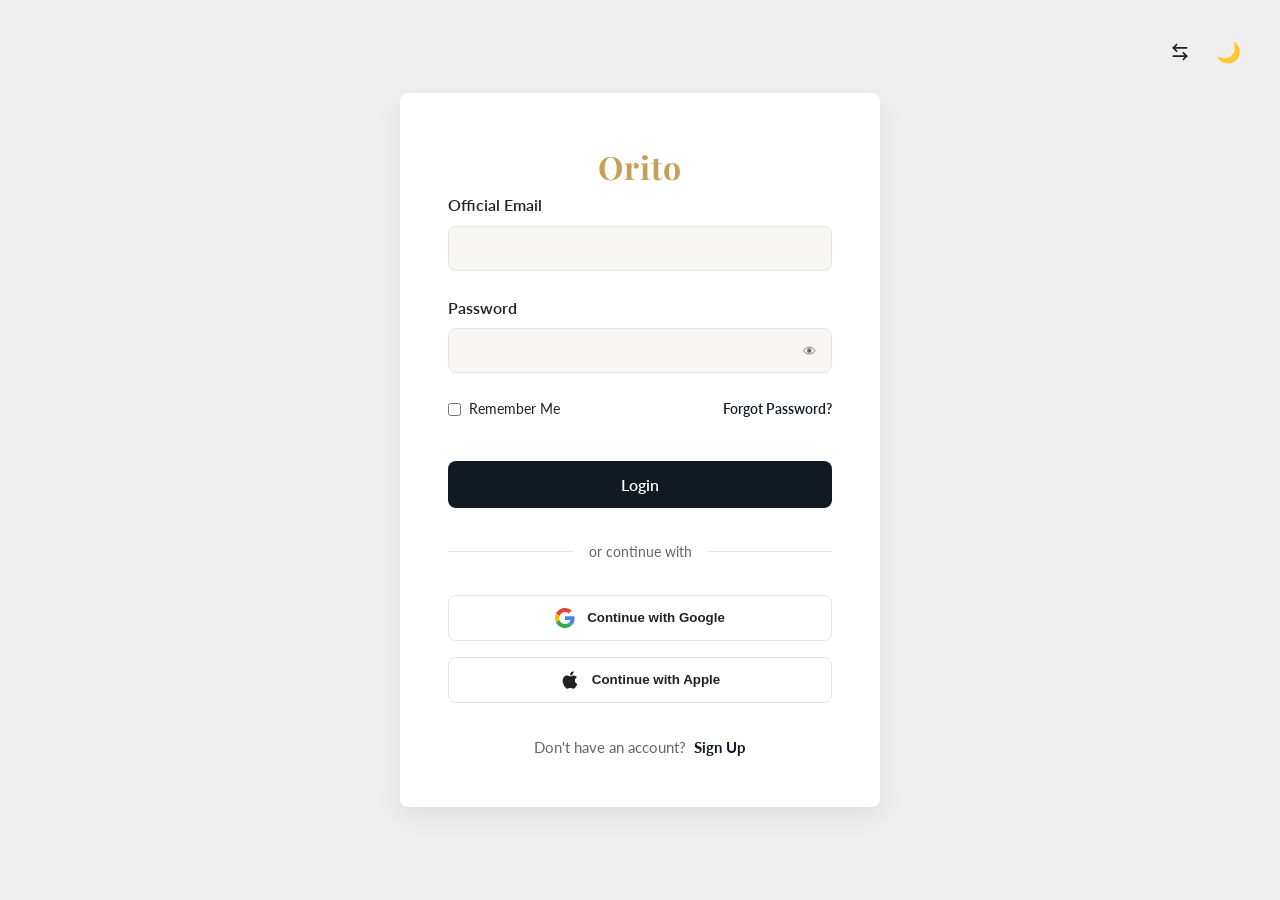
<file: login.html>
<!DOCTYPE html>
<html lang="en">

<head>
  <meta charset="UTF-8" />
  <meta name="viewport" content="width=device-width, initial-scale=1.0" />
  <title>Orito | Client Portal Login</title>
  <meta name="description" content="Secure client login to Orito speechwriting dashboard." />
  <link rel="stylesheet" href="assets/css/style.css" />
  <link rel="icon" type="image/svg+xml" href="assets/images/favicon.svg" />
</head>

<body>

  <main class="auth-page">
    <!-- Top Right Toggles -->
    <div class="auth-toggles">
      <button class="icon-btn rtl-toggle" aria-label="Toggle RTL">
        <svg width="20" height="20" viewBox="0 0 24 24" fill="none" stroke="currentColor" stroke-width="2" stroke-linecap="round" stroke-linejoin="round"><path d="M8 3 4 7l4 4"/><path d="M4 7h16"/><path d="m16 21 4-4-4-4"/><path d="M20 17H4"/></svg>
      </button>
      <button class="icon-btn theme-toggle" aria-label="Toggle Theme">🌙</button>
    </div>

    <div class="auth-card">

      <a href="index.html" class="logo" style="text-align: center;">Orito</a>

      <form class="auth-form" action="dashboard.html">
        <div class="form-group">
          <label for="email" class="form-label">Official Email</label>
          <input type="email" id="email" class="form-control" required placeholder="" />
        </div>

        <div class="form-group">
          <label for="password" class="form-label">Password</label>
          <div class="pwd-input-wrap">
            <input type="password" id="password" class="form-control" required placeholder="" />
            <button type="button" class="pwd-toggle" aria-label="Toggle Password Visibility">👁</button>
          </div>
        </div>

        <div class="auth-remember-forgot">
          <label>
            <input type="checkbox" /> Remember Me
          </label>
          <a href="#">Forgot Password?</a>
        </div>

        <button type="submit" class="btn btn-primary" style="width: 100%;">Login</button>
      </form>

      <div class="auth-divider">
        <span>or continue with</span>
      </div>

      <!-- Social Logins (Google & Apple Only) -->
      <button type="button" class="social-login-btn btn-google">
        <svg xmlns="http://www.w3.org/2000/svg" viewBox="0 0 48 48" width="20px" height="20px">
          <path fill="#EA4335"
            d="M24 9.5c3.54 0 6.71 1.22 9.21 3.6l6.85-6.85C35.9 2.38 30.47 0 24 0 14.62 0 6.51 5.38 2.56 13.22l7.98 6.19C12.43 13.72 17.74 9.5 24 9.5z" />
          <path fill="#4285F4"
            d="M46.98 24.55c0-1.57-.15-3.09-.38-4.55H24v9.02h12.94c-.58 2.96-2.26 5.48-4.78 7.18l7.73 6c4.51-4.18 7.09-10.36 7.09-17.65z" />
          <path fill="#FBBC05"
            d="M10.53 28.59c-.48-1.45-.76-2.99-.76-4.59s.27-3.14.76-4.59l-7.98-6.19C.92 16.46 0 20.12 0 24c0 3.88.92 7.54 2.56 10.78l7.97-6.19z" />
          <path fill="#34A853"
            d="M24 48c6.48 0 11.93-2.13 15.89-5.81l-7.73-6c-2.15 1.45-4.92 2.3-8.16 2.3-6.26 0-11.57-4.22-13.47-9.91l-7.98 6.19C6.51 42.62 14.62 48 24 48z" />
        </svg>
        Continue with Google
      </button>

      <button type="button" class="social-login-btn btn-apple">
        <svg xmlns="http://www.w3.org/2000/svg" viewBox="0 0 384 512" width="20px" height="20px" fill="currentColor">
          <path
            d="M318.7 268.7c-.2-36.7 16.4-64.4 50-84.8-18.8-26.9-47.2-41.7-84.7-44.6-35.5-2.8-74.3 20.7-88.5 20.7-15 0-49.4-19.7-76.4-19.7C63.3 141.2 4 184.8 4 273.5q0 39.3 14.4 81.2c12.8 36.7 59 126.7 107.2 125.2 25.2-.6 43-17.9 75.8-17.9 31.8 0 48.3 17.9 76.4 17.9 48.6-.7 90.4-82.5 102.6-119.3-65.2-30.7-61.7-90-61.7-91.9zm-56.6-164.2c27.3-32.4 24.8-61.9 24-72.5-24.1 1.4-52 16.4-67.9 34.9-17.5 19.8-27.8 44.3-25.6 71.9 26.1 2 49.9-11.4 69.5-34.3z" />
        </svg>
        Continue with Apple
      </button>

      <div class="auth-footer-links">
        <span>Don't have an account? <a href="register.html">Sign Up</a></span>
      </div>

    </div>
  </main>

  <script src="assets/js/main.js"></script>
</body>

</html>
</file>
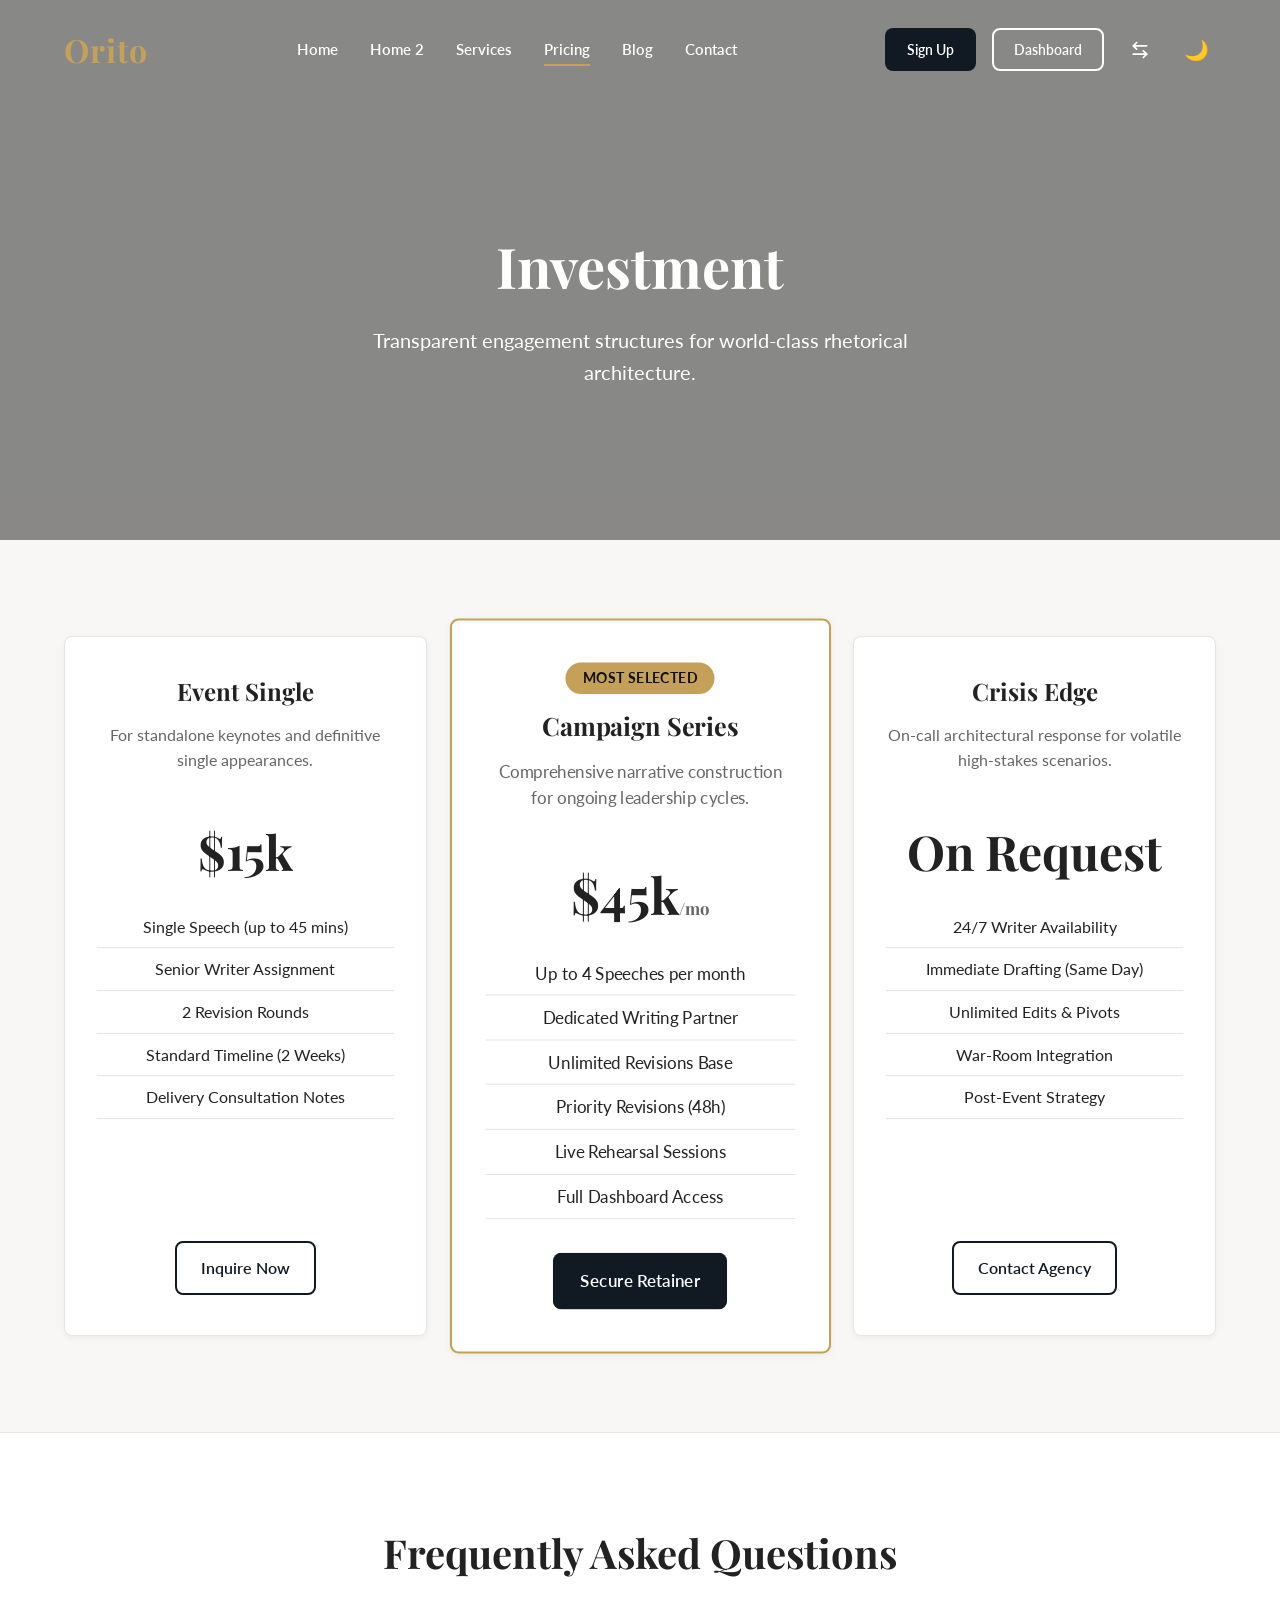
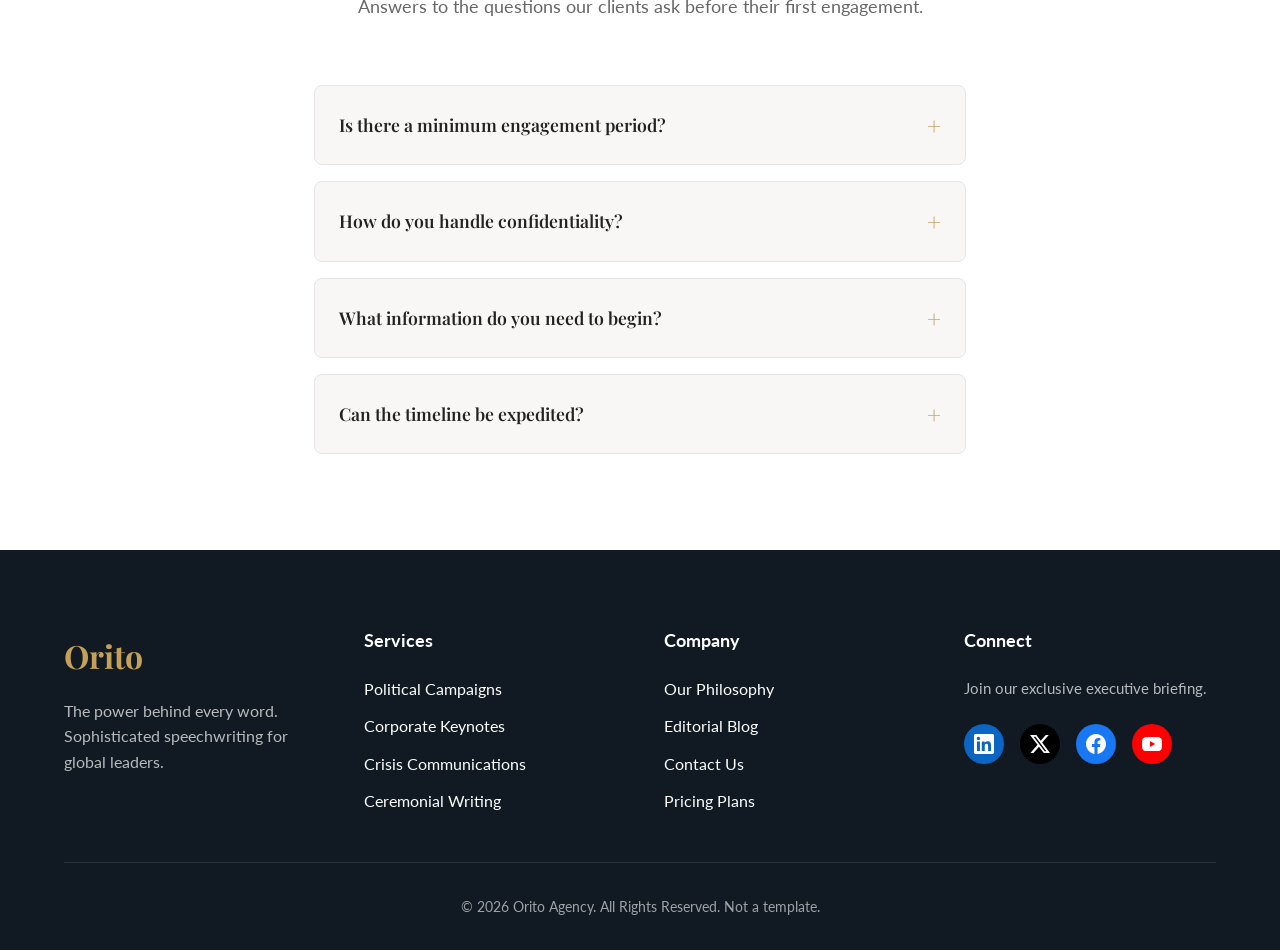
<file: pricing.html>
<!DOCTYPE html>
<html lang="en">

<head>
  <meta charset="UTF-8" />
  <meta name="viewport" content="width=device-width, initial-scale=1.0" />
  <title>Orito | Engagements & Retainers</title>
  <meta name="description" content="Pricing and retainer structures for Orito speechwriting services." />
  <link rel="stylesheet" href="assets/css/style.css" />

  <link rel="icon" type="image/svg+xml" href="assets/images/favicon.svg" />
</head>

<body>

  <!-- NAVBAR -->
  <header class="navbar">
    <div class="nav-container">
      <a href="index.html" class="logo">Orito</a>

      <!-- Desktop Menu -->
      <nav class="nav-links">
        <a href="index.html" class="nav-link">Home</a>
        <a href="home2.html" class="nav-link">Home 2</a>
        <a href="services.html" class="nav-link">Services</a>
        <a href="pricing.html" class="nav-link active">Pricing</a>
        <a href="blog.html" class="nav-link">Blog</a>
        <a href="contact.html" class="nav-link">Contact</a>
      </nav>

      <div class="nav-actions">
        <a href="register.html" class="btn btn-primary">Sign Up</a>
        <a href="dashboard.html" class="btn btn-secondary">Dashboard</a>
        <button class="icon-btn rtl-toggle" aria-label="Toggle RTL">
          <svg width="20" height="20" viewBox="0 0 24 24" fill="none" stroke="currentColor" stroke-width="2" stroke-linecap="round" stroke-linejoin="round"><path d="M8 3 4 7l4 4"/><path d="M4 7h16"/><path d="m16 21 4-4-4-4"/><path d="M20 17H4"/></svg>
        </button>
        <button class="icon-btn theme-toggle" aria-label="Toggle Theme">🌙</button>
      </div>

      <!-- Hamburger -->
      <button class="hamburger" aria-label="Menu">☰</button>
    </div>
  </header>

  <!-- DRAWER -->
  <div class="nav-drawer">
    <button class="drawer-close" aria-label="Close Menu">✕</button>
    <a href="index.html" class="logo">Orito</a>
    <nav class="nav-links" style="display: flex;">
      <a href="index.html" class="nav-link">Home</a>
      <a href="home2.html" class="nav-link">Home 2</a>
      <a href="services.html" class="nav-link">Services</a>
      <a href="pricing.html" class="nav-link active">Pricing</a>
      <a href="blog.html" class="nav-link">Blog</a>
      <a href="contact.html" class="nav-link">Contact</a>
    </nav>
    <div class="nav-actions" style="display: flex;">
      <a href="register.html" class="btn btn-primary">Sign Up</a>
      <a href="dashboard.html" class="btn btn-secondary">Dashboard</a>
      <button class="icon-btn rtl-toggle" aria-label="Toggle RTL">
        <svg width="20" height="20" viewBox="0 0 24 24" fill="none" stroke="currentColor" stroke-width="2" stroke-linecap="round" stroke-linejoin="round"><path d="M8 3 4 7l4 4"/><path d="M4 7h16"/><path d="m16 21 4-4-4-4"/><path d="M20 17H4"/></svg>
      </button>
      <button class="icon-btn theme-toggle" aria-label="Toggle Theme">🌙</button>
    </div>
  </div>

  <!-- HEADER -->
  <section class="hero"
    style="background-image: url('https://images.unsplash.com/photo-1554224155-8d04cb21cd6c?w=1200&q=80'); min-height: 60vh;">
    <div class="container hero-content" style="text-align: center; margin: 0 auto;">
      <h1 class="hero-anim d1" style="font-size: 3.5rem;">Investment</h1>
      <p class="hero-anim d2" style="font-size: 1.25rem; max-width: 600px; margin: 0 auto;">Transparent engagement
        structures for world-class rhetorical architecture.</p>
    </div>
  </section>

  <!-- PRICING CARDS -->
  <section class="section reveal">
    <div class="container">
      <div class="card-grid pricing-grid">

        <!-- Essentials -->
        <div class="card pricing-card">
          <h3 class="card-title">Event Single</h3>
          <p class="card-desc" style="flex-grow: 0;">For standalone keynotes and definitive single appearances.</p>
          <div class="pricing-price">$15k</div>
          <ul class="pricing-features">
            <li>Single Speech (up to 45 mins)</li>
            <li>Senior Writer Assignment</li>
            <li>2 Revision Rounds</li>
            <li>Standard Timeline (2 Weeks)</li>
            <li>Delivery Consultation Notes</li>
          </ul>
          <a href="contact.html" class="btn btn-secondary card-btn">Inquire Now</a>
        </div>

        <!-- Professional (Popular) -->
        <div class="card pricing-card popular">
          <div
            style="background: var(--color-secondary); color: #111; font-weight: 700; padding: 0.25rem 1rem; border-radius: 20px; font-size: 0.85rem; margin-bottom: 1rem; text-transform: uppercase;">
            Most Selected</div>
          <h3 class="card-title">Campaign Series</h3>
          <p class="card-desc" style="flex-grow: 0;">Comprehensive narrative construction for ongoing leadership cycles.
          </p>
          <div class="pricing-price">$45k<span style="font-size: 1rem; color: var(--color-text-muted);">/mo</span></div>
          <ul class="pricing-features">
            <li>Up to 4 Speeches per month</li>
            <li>Dedicated Writing Partner</li>
            <li>Unlimited Revisions Base</li>
            <li>Priority Revisions (48h)</li>
            <li>Live Rehearsal Sessions</li>
            <li>Full Dashboard Access</li>
          </ul>
          <a href="contact.html" class="btn btn-primary card-btn">Secure Retainer</a>
        </div>

        <!-- Enterprise -->
        <div class="card pricing-card">
          <h3 class="card-title">Crisis Edge</h3>
          <p class="card-desc" style="flex-grow: 0;">On-call architectural response for volatile high-stakes scenarios.
          </p>
          <div class="pricing-price">On Request</div>
          <ul class="pricing-features">
            <li>24/7 Writer Availability</li>
            <li>Immediate Drafting (Same Day)</li>
            <li>Unlimited Edits & Pivots</li>
            <li>War-Room Integration</li>
            <li>Post-Event Strategy</li>
          </ul>
          <a href="contact.html" class="btn btn-secondary card-btn">Contact Agency</a>
        </div>

      </div>
    </div>
  </section>
  <style>
    .pricing-card {
      display: flex;
      flex-direction: column;
    }

    .pricing-card .card-btn {
      margin-top: auto !important;
    }
  </style>
  <!-- FAQ SECTION -->
  <section class="section reveal"
    style="background-color: var(--color-surface); border-top: 1px solid var(--color-border);">
    <div class="container" style="max-width: 780px;">
      <div class="section-header">
        <h2>Frequently Asked Questions</h2>
        <p>Answers to the questions our clients ask before their first engagement.</p>
      </div>

      <div class="faq-list">

        <details class="faq-item">
          <summary class="faq-question">Is there a minimum engagement period?</summary>
          <p class="faq-answer">The Event Single package has no minimum — it covers one standalone speech. The Campaign
            Series retainer is structured on a month-to-month basis with a recommended minimum of three months for
            narrative continuity.</p>
        </details>

        <details class="faq-item">
          <summary class="faq-question">How do you handle confidentiality?</summary>
          <p class="faq-answer">Every engagement is protected by a mutual NDA signed before any brief is exchanged. We
            never disclose client identities, speech content, or strategic direction — before, during, or after the
            project.</p>
        </details>

        <details class="faq-item">
          <summary class="faq-question">What information do you need to begin?</summary>
          <p class="faq-answer">We begin with a confidential intake call covering the occasion, audience, core message,
            and your preferred tone. From there, your assigned writer handles research, structure, and all drafts.</p>
        </details>

        <details class="faq-item">
          <summary class="faq-question">Can the timeline be expedited?</summary>
          <p class="faq-answer">Yes. Rush timelines are available on all packages for an additional fee. Crisis Edge
            clients receive same-day drafting as standard. Contact us directly to discuss your deadline.</p>
        </details>

      </div>
    </div>
  </section>

  <style>
    .faq-list {
      display: flex;
      flex-direction: column;
      gap: 1rem;
    }

    .faq-item {
      border: 1px solid var(--color-border);
      border-radius: var(--radius);
      overflow: hidden;
      background-color: var(--color-bg);
    }

    .faq-question {
      display: flex;
      justify-content: space-between;
      align-items: center;
      padding: 1.25rem 1.5rem;
      font-family: var(--font-display);
      font-size: 1.1rem;
      font-weight: 600;
      cursor: pointer;
      list-style: none;
      color: var(--color-text);
      transition: background-color var(--transition), color var(--transition);
    }

    .faq-question::-webkit-details-marker {
      display: none;
    }

    .faq-question::after {
      content: '+';
      font-size: 1.5rem;
      font-weight: 300;
      color: var(--color-secondary);
      transition: transform var(--transition);
      flex-shrink: 0;
      margin-left: 1rem;
    }

    .faq-item[open] .faq-question::after {
      transform: rotate(45deg);
    }

    .faq-item[open] .faq-question {
      color: var(--color-secondary);
    }

    .faq-answer {
      padding: 0 1.5rem 1.25rem;
      color: var(--color-text-muted);
      line-height: 1.7;
      font-size: 1rem;
      border-top: 1px solid var(--color-border);
      padding-top: 1rem;
    }
  </style>
  <!-- FOOTER -->
  <footer class="footer">
    <div class="container">
      <div class="footer-grid">
        <div>
          <a href="index.html" class="footer-logo" style="color: #FFF;">Orito</a>
          <p style="color: rgba(255,255,255,0.7); max-width: 250px;">The power behind every word. Sophisticated
            speechwriting for global leaders.</p>
        </div>
        <div>
          <h4>Services</h4>
          <nav class="footer-nav">
            <a href="services.html" class="footer-nav-link">Political Campaigns</a>
            <a href="services.html" class="footer-nav-link">Corporate Keynotes</a>
            <a href="services.html" class="footer-nav-link">Crisis Communications</a>
            <a href="services.html" class="footer-nav-link">Ceremonial Writing</a>
          </nav>
        </div>
        <div>
          <h4>Company</h4>
          <nav class="footer-nav">
            <a href="about.html" class="footer-nav-link">Our Philosophy</a>
            <a href="blog.html" class="footer-nav-link">Editorial Blog</a>
            <a href="contact.html" class="footer-nav-link">Contact Us</a>
            <a href="pricing.html" class="footer-nav-link">Pricing Plans</a>
          </nav>
        </div>
        <div>
          <h4>Connect</h4>
          <p style="color: rgba(255,255,255,0.7); font-size: 0.95rem;">Join our exclusive executive briefing.</p>
          <div class="social-icons-wrapper">
            <!-- LinkedIn -->
            <a href="#" class="social-icon linkedin" aria-label="LinkedIn">
              <svg width="20" height="20" viewBox="0 0 24 24" fill="currentColor">
                <path
                  d="M20.447 20.452h-3.554v-5.569c0-1.328-.027-3.037-1.852-3.037-1.853 0-2.136 1.445-2.136 2.939v5.667H9.351V9h3.414v1.561h.046c.477-.9 1.637-1.85 3.37-1.85 3.601 0 4.267 2.37 4.267 5.455v6.286zM5.337 7.433c-1.144 0-2.063-.926-2.063-2.065 0-1.138.92-2.063 2.063-2.063 1.14 0 2.064.925 2.064 2.063 0 1.139-.925 2.065-2.064 2.065zm1.782 13.019H3.555V9h3.564v11.452zM22.225 0H1.771C.792 0 0 .774 0 1.729v20.542C0 23.227.792 24 1.771 24h20.451C23.2 24 24 23.227 24 22.271V1.729C24 .774 23.2 0 22.222 0h.003z" />
              </svg>
            </a>
            <!-- Twitter / X -->
            <a href="#" class="social-icon twitter" aria-label="Twitter">
              <svg width="20" height="20" viewBox="0 0 24 24" fill="currentColor">
                <path
                  d="M18.901 1.153h3.68l-8.04 9.19L24 22.846h-7.406l-5.8-7.584-6.638 7.584H.474l8.6-9.83L0 1.154h7.594l5.243 6.932ZM17.61 20.644h2.039L6.486 3.24H4.298Z" />
              </svg>
            </a>
            <!-- Facebook -->
            <a href="#" class="social-icon facebook" aria-label="Facebook">
              <svg width="20" height="20" viewBox="0 0 24 24" fill="currentColor">
                <path
                  d="M24 12.073c0-6.627-5.373-12-12-12s-12 5.373-12 12c0 5.99 4.388 10.954 10.125 11.854v-8.385H7.078v-3.469h3.047V9.43c0-3.007 1.792-4.669 4.533-4.669 1.312 0 2.686.235 2.686.235v2.953H15.83c-1.491 0-1.956.925-1.956 1.874v2.25h3.328l-.532 3.469h-2.796v8.385C19.612 23.027 24 18.062 24 12.073z" />
              </svg>
            </a>
            <!-- YouTube -->
            <a href="#" class="social-icon youtube" aria-label="YouTube">
              <svg width="20" height="20" viewBox="0 0 24 24" fill="currentColor">
                <path
                  d="M23.498 6.186a3.016 3.016 0 0 0-2.122-2.136C19.505 3.545 12 3.545 12 3.545s-7.505 0-9.377.505A3.017 3.017 0 0 0 .502 6.186C0 8.07 0 12 0 12s0 3.93.502 5.814a3.016 3.016 0 0 0 2.122 2.136c1.871.505 9.376.505 9.376.505s7.505 0 9.377-.505a3.015 3.015 0 0 0 2.122-2.136C24 15.93 24 12 24 12s0-3.93-.502-5.814zM9.545 15.568V8.432L15.818 12l-6.273 3.568z" />
              </svg>
            </a>
          </div>
        </div>
      </div>
      <div class="footer-bottom">
        &copy; 2026 Orito Agency. All Rights Reserved. Not a template.
      </div>
    </div>
  </footer>

  <script src="assets/js/main.js"></script>
</body>

</html>
</file>
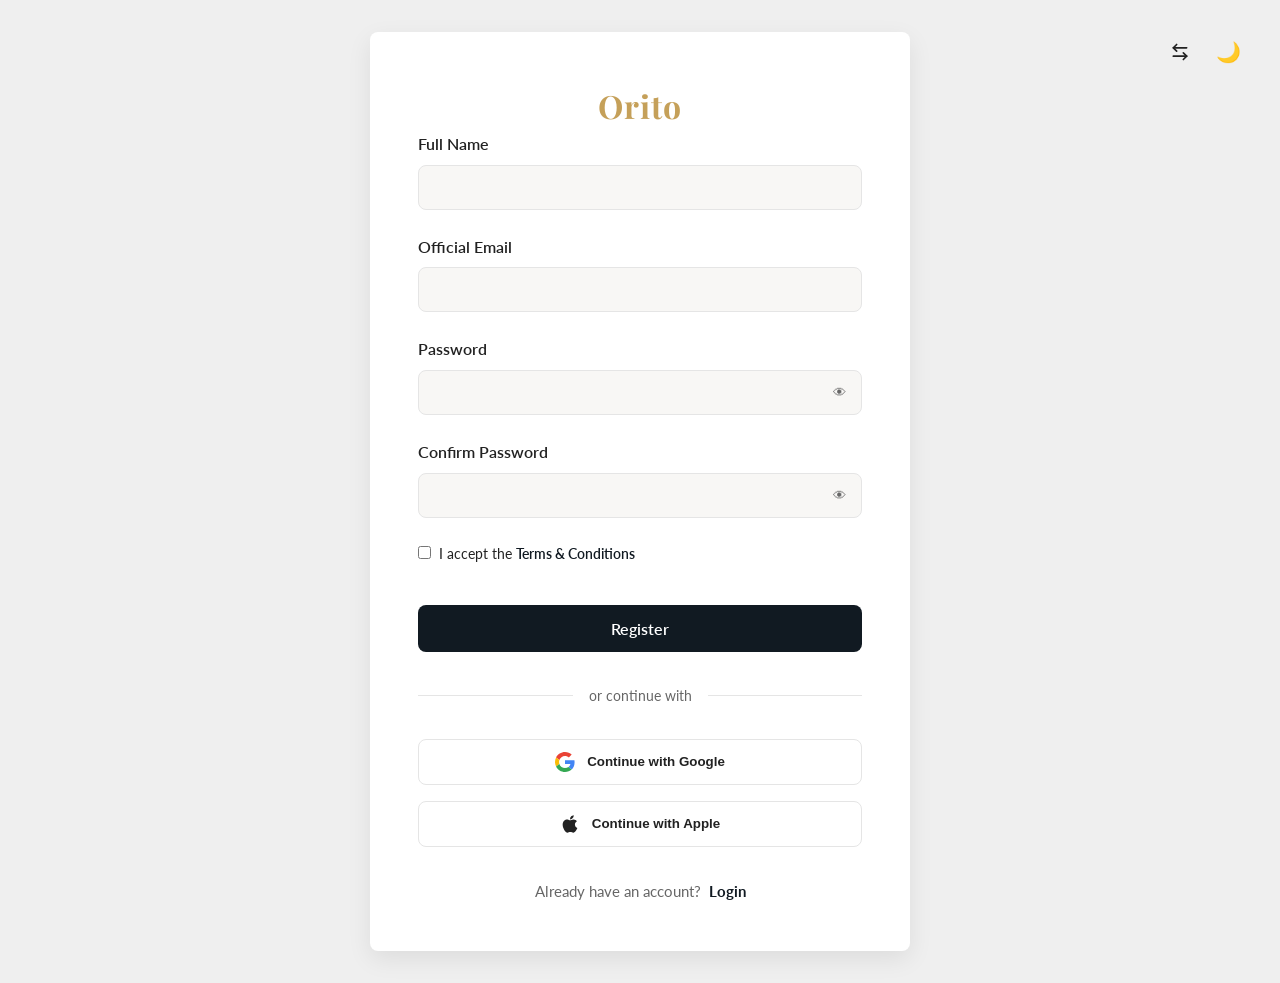
<file: register.html>
<!DOCTYPE html>
<html lang="en">

<head>
  <meta charset="UTF-8" />
  <meta name="viewport" content="width=device-width, initial-scale=1.0" />
  <title>Orito | Client Registration</title>
  <meta name="description" content="Register for an Orito secure client dashboard account." />
  <link rel="stylesheet" href="assets/css/style.css" />
  <link rel="icon" type="image/svg+xml" href="assets/images/favicon.svg" />
</head>

<body>

  <main class="auth-page">
    <!-- Top Right Toggles -->
    <div class="auth-toggles">
      <button class="icon-btn rtl-toggle" aria-label="Toggle RTL">
        <svg width="20" height="20" viewBox="0 0 24 24" fill="none" stroke="currentColor" stroke-width="2" stroke-linecap="round" stroke-linejoin="round"><path d="M8 3 4 7l4 4"/><path d="M4 7h16"/><path d="m16 21 4-4-4-4"/><path d="M20 17H4"/></svg>
      </button>
      <button class="icon-btn theme-toggle" aria-label="Toggle Theme">🌙</button>
    </div>

    <div class="auth-card" style="max-width: 540px;">

      <a href="index.html" class="logo" style="text-align: center;">Orito</a>

      <form class="auth-form" action="dashboard.html">


        <div class="form-group">
          <label for="fname" class="form-label">Full Name</label>
          <input type="text" id="fname" class="form-control" required />
        </div>


        <div class="form-group">
          <label for="email" class="form-label">Official Email</label>
          <input type="email" id="email" class="form-control" required placeholder="" />
        </div>

        <div class="form-group">
          <label for="password" class="form-label">Password</label>
          <div class="pwd-input-wrap">
            <input type="password" id="password" class="form-control" required placeholder="" />
            <button type="button" class="pwd-toggle" aria-label="Toggle Password Visibility">👁</button>
          </div>
        </div>
        <div class="form-group">
          <label for="password" class="form-label">Confirm Password</label>
          <div class="pwd-input-wrap">
            <input type="password" id="password" class="form-control" required placeholder="" />
            <button type="button" class="pwd-toggle" aria-label="Toggle Password Visibility">👁</button>
          </div>
        </div>


        <div class="auth-terms">
          <label>
            <input type="checkbox" required />
            <span>I accept the <a href="#">Terms & Conditions</a></span>
          </label>
        </div>

        <button type="submit" class="btn btn-primary" style="width: 100%;"> Register</button>
      </form>

      <div class="auth-divider">
        <span>or continue with</span>
      </div>

      <!-- Social Logins (Google & Apple Only) -->
      <button type="button" class="social-login-btn btn-google">
        <svg xmlns="http://www.w3.org/2000/svg" viewBox="0 0 48 48" width="20px" height="20px">
          <path fill="#EA4335"
            d="M24 9.5c3.54 0 6.71 1.22 9.21 3.6l6.85-6.85C35.9 2.38 30.47 0 24 0 14.62 0 6.51 5.38 2.56 13.22l7.98 6.19C12.43 13.72 17.74 9.5 24 9.5z" />
          <path fill="#4285F4"
            d="M46.98 24.55c0-1.57-.15-3.09-.38-4.55H24v9.02h12.94c-.58 2.96-2.26 5.48-4.78 7.18l7.73 6c4.51-4.18 7.09-10.36 7.09-17.65z" />
          <path fill="#FBBC05"
            d="M10.53 28.59c-.48-1.45-.76-2.99-.76-4.59s.27-3.14.76-4.59l-7.98-6.19C.92 16.46 0 20.12 0 24c0 3.88.92 7.54 2.56 10.78l7.97-6.19z" />
          <path fill="#34A853"
            d="M24 48c6.48 0 11.93-2.13 15.89-5.81l-7.73-6c-2.15 1.45-4.92 2.3-8.16 2.3-6.26 0-11.57-4.22-13.47-9.91l-7.98 6.19C6.51 42.62 14.62 48 24 48z" />
        </svg>
        Continue with Google
      </button>

      <button type="button" class="social-login-btn btn-apple">
        <svg xmlns="http://www.w3.org/2000/svg" viewBox="0 0 384 512" width="20px" height="20px" fill="currentColor">
          <path
            d="M318.7 268.7c-.2-36.7 16.4-64.4 50-84.8-18.8-26.9-47.2-41.7-84.7-44.6-35.5-2.8-74.3 20.7-88.5 20.7-15 0-49.4-19.7-76.4-19.7C63.3 141.2 4 184.8 4 273.5q0 39.3 14.4 81.2c12.8 36.7 59 126.7 107.2 125.2 25.2-.6 43-17.9 75.8-17.9 31.8 0 48.3 17.9 76.4 17.9 48.6-.7 90.4-82.5 102.6-119.3-65.2-30.7-61.7-90-61.7-91.9zm-56.6-164.2c27.3-32.4 24.8-61.9 24-72.5-24.1 1.4-52 16.4-67.9 34.9-17.5 19.8-27.8 44.3-25.6 71.9 26.1 2 49.9-11.4 69.5-34.3z" />
        </svg>
        Continue with Apple
      </button>

      <div class="auth-signup-footer">
        <span>Already have an account? <a href="login.html">Login</a></span>
      </div>

    </div>
  </main>

  <script src="assets/js/main.js"></script>
</body>

</html>
</file>
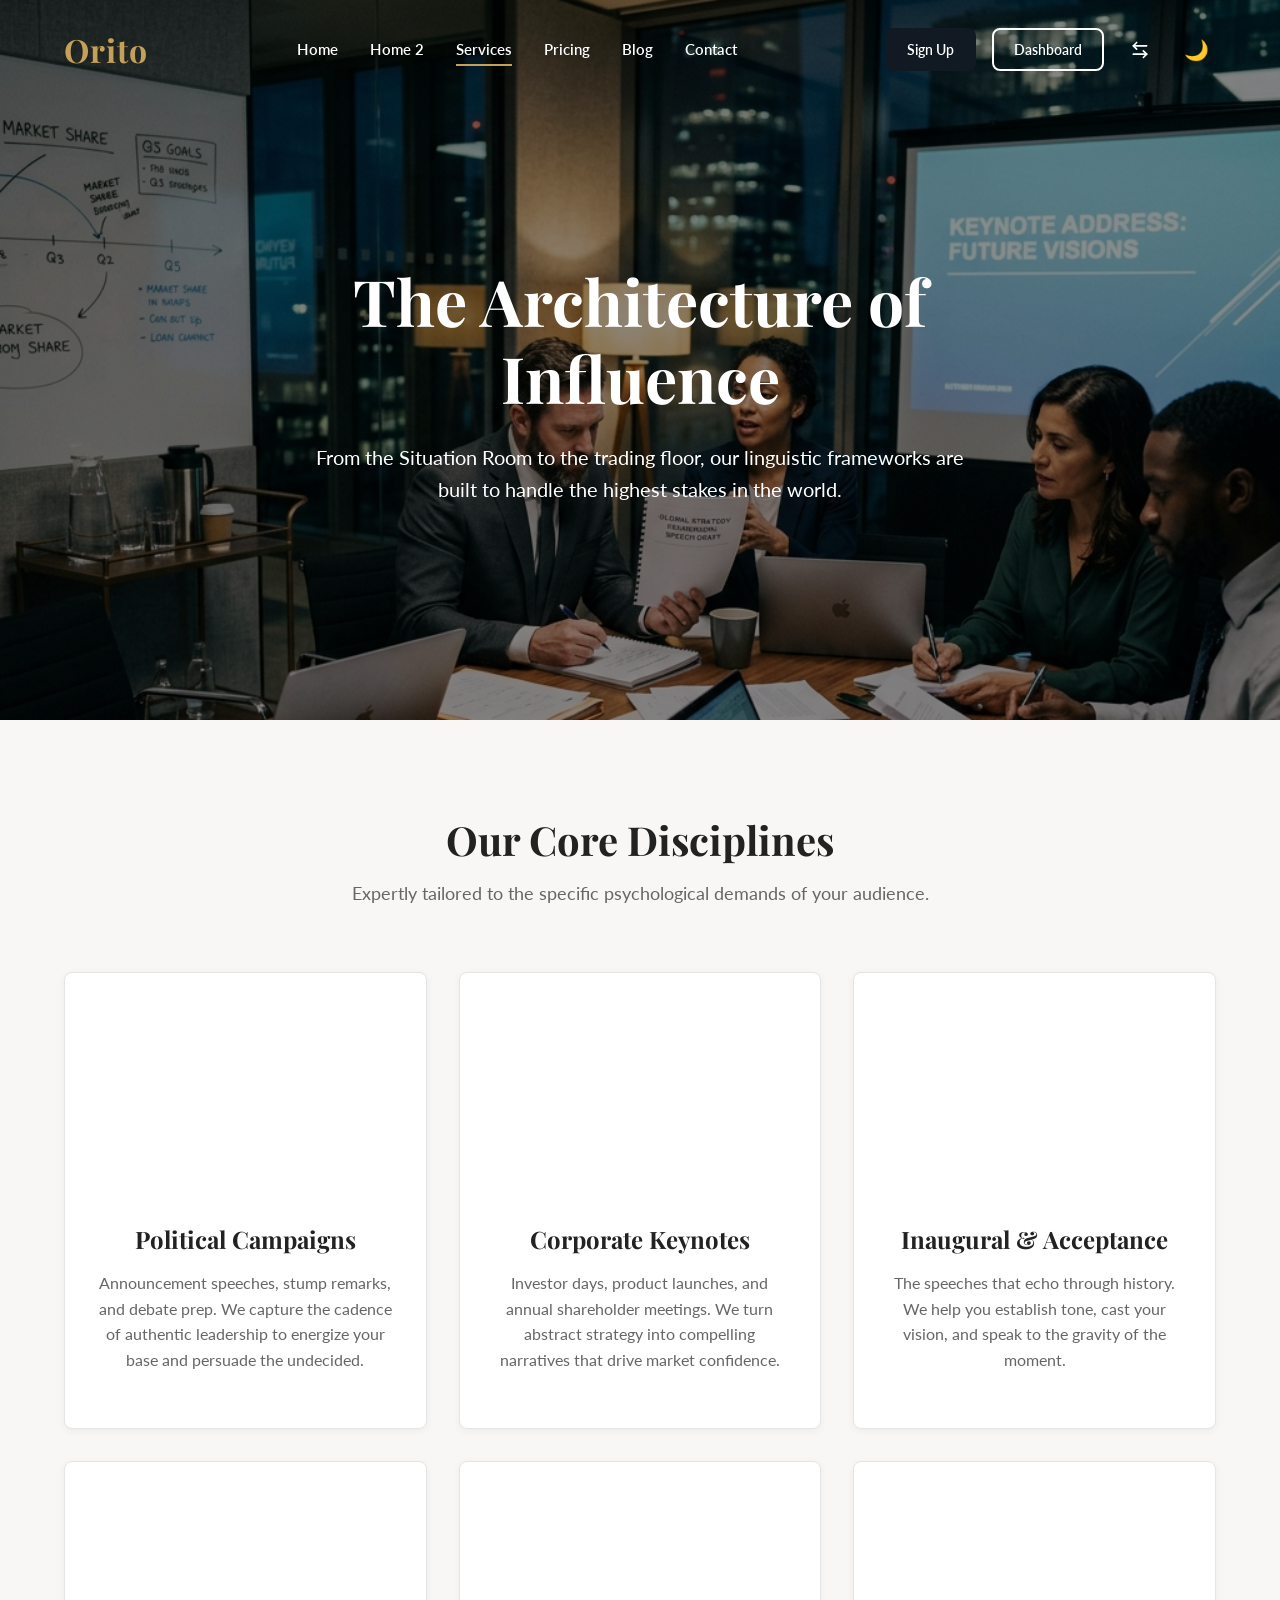
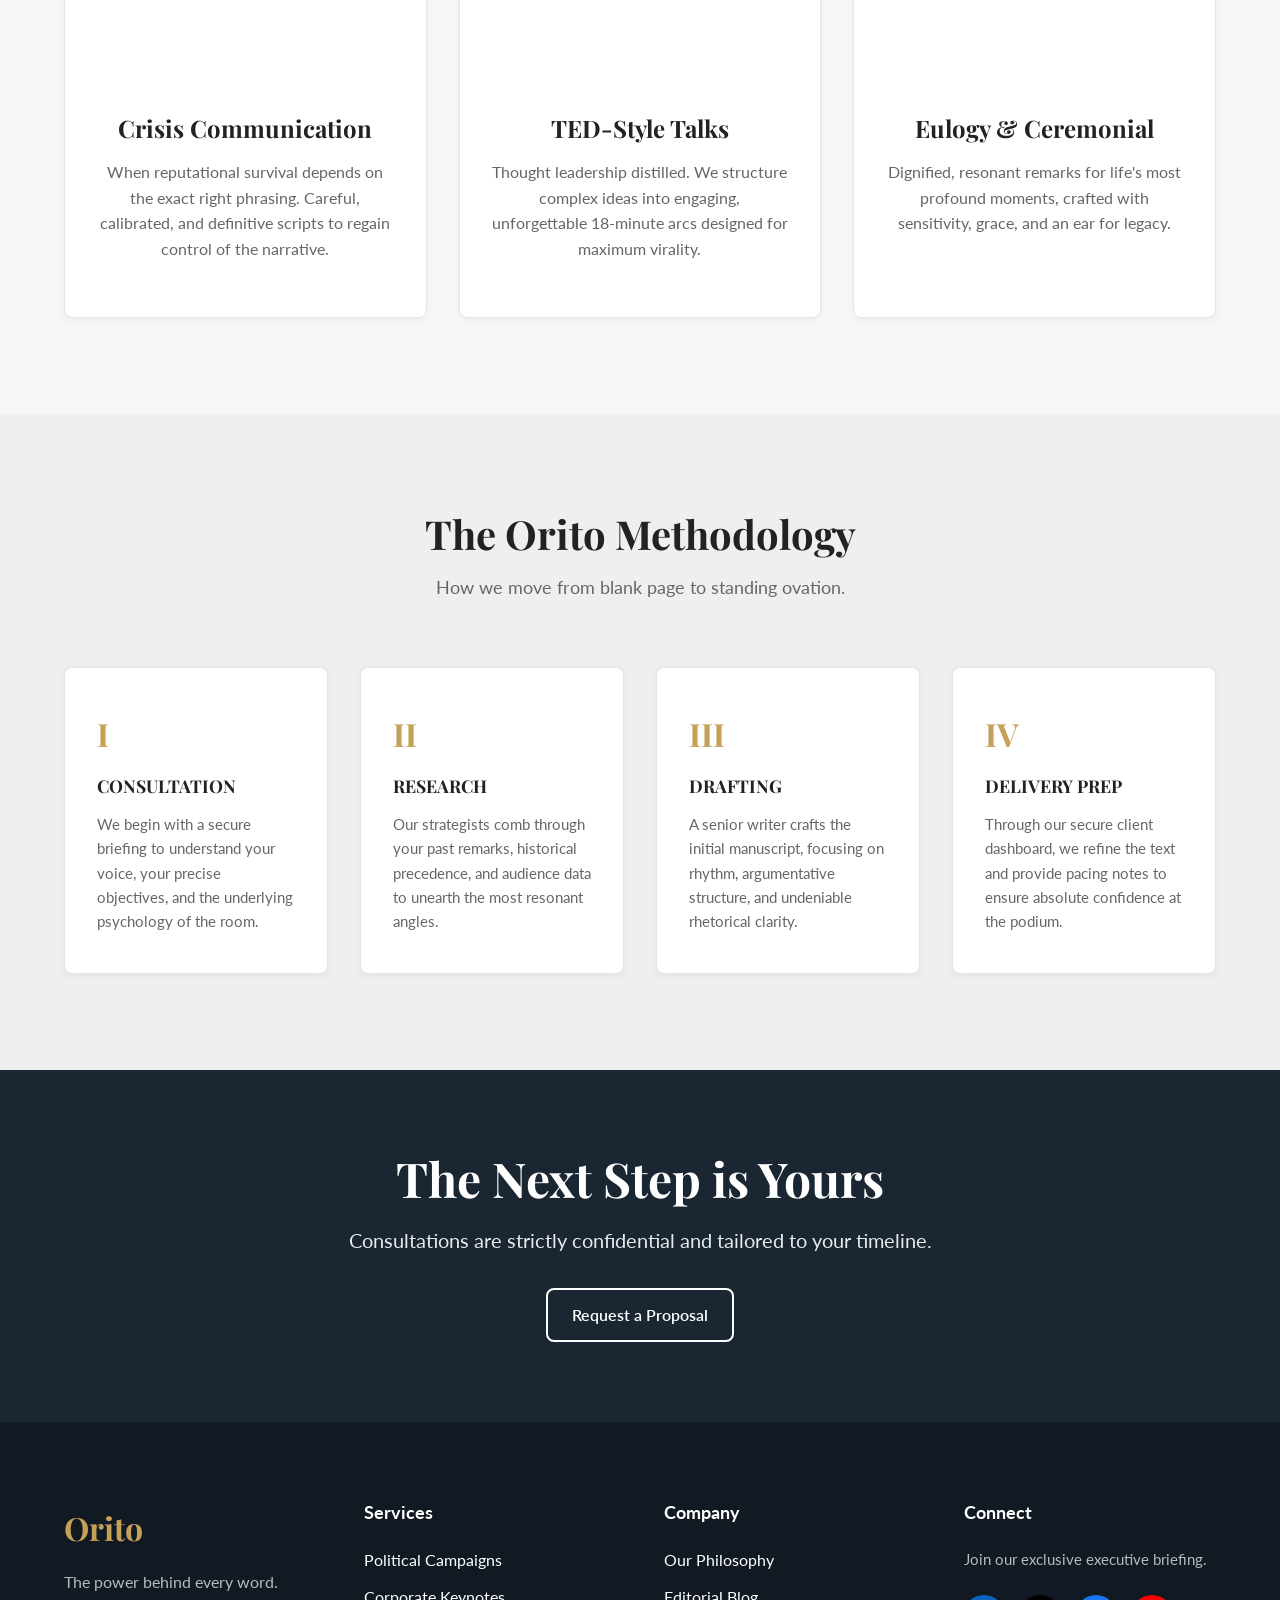
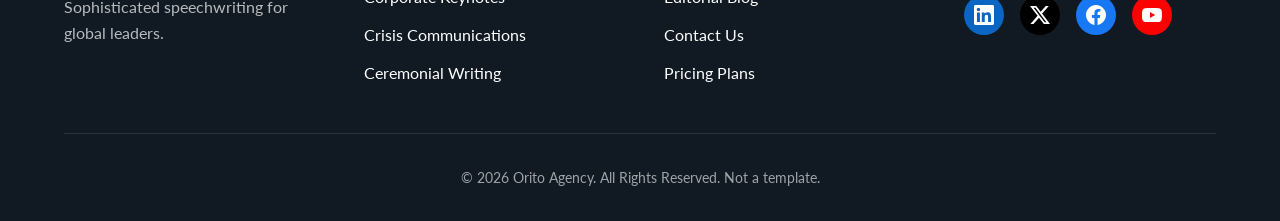
<file: services.html>
<!DOCTYPE html>
<html lang="en">

<head>
  <meta charset="UTF-8" />
  <meta name="viewport" content="width=device-width, initial-scale=1.0" />
  <title>Orito | Our Services</title>
  <meta name="description"
    content="Discover Orito's speechwriting services, from political campaigns to corporate keynotes." />
  <link rel="stylesheet" href="assets/css/style.css" />
  <link rel="icon" type="image/svg+xml" href="assets/images/favicon.svg" />
</head>

<body>

  <!-- NAVBAR -->
  <header class="navbar">
    <div class="nav-container">
      <a href="index.html" class="logo">Orito</a>

      <!-- Desktop Menu -->
      <nav class="nav-links">
        <a href="index.html" class="nav-link">Home</a>
        <a href="home2.html" class="nav-link">Home 2</a>
        <a href="services.html" class="nav-link active">Services</a>
        <a href="pricing.html" class="nav-link">Pricing</a>
        <a href="blog.html" class="nav-link">Blog</a>
        <a href="contact.html" class="nav-link">Contact</a>
      </nav>

      <div class="nav-actions">
        <a href="register.html" class="btn btn-primary">Sign Up</a>
        <a href="dashboard.html" class="btn btn-secondary">Dashboard</a>
        <button class="icon-btn rtl-toggle" aria-label="Toggle RTL">
          <svg width="20" height="20" viewBox="0 0 24 24" fill="none" stroke="currentColor" stroke-width="2" stroke-linecap="round" stroke-linejoin="round"><path d="M8 3 4 7l4 4"/><path d="M4 7h16"/><path d="m16 21 4-4-4-4"/><path d="M20 17H4"/></svg>
        </button>
        <button class="icon-btn theme-toggle" aria-label="Toggle Theme">🌙</button>
      </div>

      <!-- Hamburger -->
      <button class="hamburger" aria-label="Menu">☰</button>
    </div>
  </header>

  <!-- DRAWER -->
  <div class="nav-drawer">
    <button class="drawer-close" aria-label="Close Menu">✕</button>
    <a href="index.html" class="logo">Orito</a>
    <nav class="nav-links" style="display: flex;">
      <a href="index.html" class="nav-link">Home</a>
      <a href="home2.html" class="nav-link">Home 2</a>
      <a href="services.html" class="nav-link active">Services</a>
      <a href="pricing.html" class="nav-link">Pricing</a>
      <a href="blog.html" class="nav-link">Blog</a>
      <a href="contact.html" class="nav-link">Contact</a>
    </nav>
    <div class="nav-actions" style="display: flex;">
      <a href="register.html" class="btn btn-primary">Sign Up</a>
      <a href="dashboard.html" class="btn btn-secondary">Dashboard</a>
      <button class="icon-btn rtl-toggle" aria-label="Toggle RTL">
        <svg width="20" height="20" viewBox="0 0 24 24" fill="none" stroke="currentColor" stroke-width="2" stroke-linecap="round" stroke-linejoin="round"><path d="M8 3 4 7l4 4"/><path d="M4 7h16"/><path d="m16 21 4-4-4-4"/><path d="M20 17H4"/></svg>
      </button>
      <button class="icon-btn theme-toggle" aria-label="Toggle Theme">🌙</button>
    </div>
  </div>

  <!-- HERO -->
  <section class="hero" style="background-image: url('assets/images/hero-services.png');">
    <div class="container hero-content" style="text-align: center;">
      <h1 class="hero-anim d1">The Architecture of Influence</h1>
      <p class="hero-anim d2">From the Situation Room to the trading floor, our linguistic frameworks are built to
        handle the highest stakes in the world.</p>
    </div>
  </section>

  <!-- EXPERTISE GRID -->
  <section class="section reveal">
    <div class="container">
      <div class="section-header">
        <h2>Our Core Disciplines</h2>
        <p>Expertly tailored to the specific psychological demands of your audience.</p>
      </div>
      <div class="card-grid">
        <div class="card" style="padding: 0; overflow: hidden;">
          <div
            style="background-image: url('https://images.unsplash.com/photo-1529107386315-e1a2ed48a620?w=600&q=80'); background-size: cover; background-position: center; width: 100%; height: 220px;">
          </div>
          <div
            style="padding: 2rem; display: flex; flex-direction: column; align-items: center; text-align: center; flex-grow: 1;">
            <h3 class="card-title">Political Campaigns</h3>
            <p class="card-desc">Announcement speeches, stump remarks, and debate prep. We capture the cadence of
              authentic leadership to energize your base and persuade the undecided.</p>
          </div>
        </div>
        <div class="card" style="padding: 0; overflow: hidden;">
          <div
            style="background-image: url('https://images.unsplash.com/photo-1560439514-4e9645039924?w=600&q=80'); background-size: cover; background-position: center; width: 100%; height: 220px;">
          </div>
          <div
            style="padding: 2rem; display: flex; flex-direction: column; align-items: center; text-align: center; flex-grow: 1;">
            <h3 class="card-title">Corporate Keynotes</h3>
            <p class="card-desc">Investor days, product launches, and annual shareholder meetings. We turn abstract
              strategy into compelling narratives that drive market confidence.</p>
          </div>
        </div>
        <div class="card" style="padding: 0; overflow: hidden;">
          <div
            style="background-image: url('https://images.unsplash.com/photo-1540575467063-178a50c2df87?w=600&q=80'); background-size: cover; background-position: center; width: 100%; height: 220px;">
          </div>
          <div
            style="padding: 2rem; display: flex; flex-direction: column; align-items: center; text-align: center; flex-grow: 1;">
            <h3 class="card-title">Inaugural & Acceptance</h3>
            <p class="card-desc">The speeches that echo through history. We help you establish tone, cast your vision,
              and speak to the gravity of the moment.</p>
          </div>
        </div>
        <div class="card" style="padding: 0; overflow: hidden;">
          <div
            style="background-image: url('https://images.unsplash.com/photo-1573164713988-8665fc963095?w=600&q=80'); background-size: cover; background-position: center; width: 100%; height: 220px;">
          </div>
          <div
            style="padding: 2rem; display: flex; flex-direction: column; align-items: center; text-align: center; flex-grow: 1;">
            <h3 class="card-title">Crisis Communication</h3>
            <p class="card-desc">When reputational survival depends on the exact right phrasing. Careful, calibrated,
              and definitive scripts to regain control of the narrative.</p>
          </div>
        </div>
        <div class="card" style="padding: 0; overflow: hidden;">
          <div
            style="background-image: url('https://images.unsplash.com/photo-1475721027785-f74eccf877e2?w=600&q=80'); background-size: cover; background-position: center; width: 100%; height: 220px;">
          </div>
          <div
            style="padding: 2rem; display: flex; flex-direction: column; align-items: center; text-align: center; flex-grow: 1;">
            <h3 class="card-title">TED-Style Talks</h3>
            <p class="card-desc">Thought leadership distilled. We structure complex ideas into engaging, unforgettable
              18-minute arcs designed for maximum virality.</p>
          </div>
        </div>
        <div class="card" style="padding: 0; overflow: hidden;">
          <div
            style="background-image: url('https://images.unsplash.com/photo-1504052434569-70ad5836ab65?w=600&q=80'); background-size: cover; background-position: center; width: 100%; height: 220px;">
          </div>
          <div
            style="padding: 2rem; display: flex; flex-direction: column; align-items: center; text-align: center; flex-grow: 1;">
            <h3 class="card-title">Eulogy & Ceremonial</h3>
            <p class="card-desc">Dignified, resonant remarks for life's most profound moments, crafted with sensitivity,
              grace, and an ear for legacy.</p>
          </div>
        </div>
      </div>
    </div>
  </section>

  <!-- PROCESS / HOW WE WORK -->
  <section class="section reveal" style="background-color: var(--color-bg-alt);">
    <div class="container">
      <div class="section-header">
        <h2>The Orito Methodology</h2>
        <p>How we move from blank page to standing ovation.</p>
      </div>
      <div class="card-grid methods-grid">
        <div class="card" style="align-items: flex-start; text-align: start;">
          <div
            style="font-size: 2rem; color: var(--color-secondary); font-family: var(--font-display); font-weight: 700;">
            I</div>
          <h4 style="margin: 1rem 0; font-size: 1.1rem; text-transform: uppercase;">Consultation</h4>
          <p style="font-size: 0.95rem; color: var(--color-text-muted);">We begin with a secure briefing to understand
            your voice, your precise objectives, and the underlying psychology of the room.</p>
        </div>
        <div class="card" style="align-items: flex-start; text-align: start;">
          <div
            style="font-size: 2rem; color: var(--color-secondary); font-family: var(--font-display); font-weight: 700;">
            II</div>
          <h4 style="margin: 1rem 0; font-size: 1.1rem; text-transform: uppercase;">Research</h4>
          <p style="font-size: 0.95rem; color: var(--color-text-muted);">Our strategists comb through your past remarks,
            historical precedence, and audience data to unearth the most resonant angles.</p>
        </div>
        <div class="card" style="align-items: flex-start; text-align: start;">
          <div
            style="font-size: 2rem; color: var(--color-secondary); font-family: var(--font-display); font-weight: 700;">
            III</div>
          <h4 style="margin: 1rem 0; font-size: 1.1rem; text-transform: uppercase;">Drafting</h4>
          <p style="font-size: 0.95rem; color: var(--color-text-muted);">A senior writer crafts the initial manuscript,
            focusing on rhythm, argumentative structure, and undeniable rhetorical clarity.</p>
        </div>
        <div class="card" style="align-items: flex-start; text-align: start;">
          <div
            style="font-size: 2rem; color: var(--color-secondary); font-family: var(--font-display); font-weight: 700;">
            IV</div>
          <h4 style="margin: 1rem 0; font-size: 1.1rem; text-transform: uppercase;">Delivery Prep</h4>
          <p style="font-size: 0.95rem; color: var(--color-text-muted);">Through our secure client dashboard, we refine
            the text and provide pacing notes to ensure absolute confidence at the podium.</p>
        </div>
      </div>
    </div>
  </section>

  <!-- CTA BANNER -->
  <section class="cta-banner reveal">
    <div class="container">
      <h2 style="font-size: 3rem; margin-bottom: 1rem; color: #FFF;">The Next Step is Yours</h2>
      <p style="font-size: 1.25rem; margin-bottom: 2rem; opacity: 0.9;">Consultations are strictly confidential and
        tailored to your timeline.</p>
      <a href="contact.html" class="btn btn-secondary" style="color: #FFF; border-color: #FFF;">Request a Proposal</a>
    </div>
  </section>

  <!-- FOOTER -->
  <footer class="footer">
    <div class="container">
      <div class="footer-grid">
        <div>
          <a href="index.html" class="footer-logo" style="color: #FFF;">Orito</a>
          <p style="color: rgba(255,255,255,0.7); max-width: 250px;">The power behind every word. Sophisticated
            speechwriting for global leaders.</p>
        </div>
        <div>
          <h4>Services</h4>
          <nav class="footer-nav">
            <a href="services.html" class="footer-nav-link">Political Campaigns</a>
            <a href="services.html" class="footer-nav-link">Corporate Keynotes</a>
            <a href="services.html" class="footer-nav-link">Crisis Communications</a>
            <a href="services.html" class="footer-nav-link">Ceremonial Writing</a>
          </nav>
        </div>
        <div>
          <h4>Company</h4>
          <nav class="footer-nav">
            <a href="about.html" class="footer-nav-link">Our Philosophy</a>
            <a href="blog.html" class="footer-nav-link">Editorial Blog</a>
            <a href="contact.html" class="footer-nav-link">Contact Us</a>
            <a href="pricing.html" class="footer-nav-link">Pricing Plans</a>
          </nav>
        </div>
        <div>
          <h4>Connect</h4>
          <p style="color: rgba(255,255,255,0.7); font-size: 0.95rem;">Join our exclusive executive briefing.</p>
          <div class="social-icons-wrapper">
            <!-- LinkedIn -->
            <a href="#" class="social-icon linkedin" aria-label="LinkedIn">
              <svg width="20" height="20" viewBox="0 0 24 24" fill="currentColor">
                <path
                  d="M20.447 20.452h-3.554v-5.569c0-1.328-.027-3.037-1.852-3.037-1.853 0-2.136 1.445-2.136 2.939v5.667H9.351V9h3.414v1.561h.046c.477-.9 1.637-1.85 3.37-1.85 3.601 0 4.267 2.37 4.267 5.455v6.286zM5.337 7.433c-1.144 0-2.063-.926-2.063-2.065 0-1.138.92-2.063 2.063-2.063 1.14 0 2.064.925 2.064 2.063 0 1.139-.925 2.065-2.064 2.065zm1.782 13.019H3.555V9h3.564v11.452zM22.225 0H1.771C.792 0 0 .774 0 1.729v20.542C0 23.227.792 24 1.771 24h20.451C23.2 24 24 23.227 24 22.271V1.729C24 .774 23.2 0 22.222 0h.003z" />
              </svg>
            </a>
            <!-- Twitter / X -->
            <a href="#" class="social-icon twitter" aria-label="Twitter">
              <svg width="20" height="20" viewBox="0 0 24 24" fill="currentColor">
                <path
                  d="M18.901 1.153h3.68l-8.04 9.19L24 22.846h-7.406l-5.8-7.584-6.638 7.584H.474l8.6-9.83L0 1.154h7.594l5.243 6.932ZM17.61 20.644h2.039L6.486 3.24H4.298Z" />
              </svg>
            </a>
            <!-- Facebook -->
            <a href="#" class="social-icon facebook" aria-label="Facebook">
              <svg width="20" height="20" viewBox="0 0 24 24" fill="currentColor">
                <path
                  d="M24 12.073c0-6.627-5.373-12-12-12s-12 5.373-12 12c0 5.99 4.388 10.954 10.125 11.854v-8.385H7.078v-3.469h3.047V9.43c0-3.007 1.792-4.669 4.533-4.669 1.312 0 2.686.235 2.686.235v2.953H15.83c-1.491 0-1.956.925-1.956 1.874v2.25h3.328l-.532 3.469h-2.796v8.385C19.612 23.027 24 18.062 24 12.073z" />
              </svg>
            </a>
            <!-- YouTube -->
            <a href="#" class="social-icon youtube" aria-label="YouTube">
              <svg width="20" height="20" viewBox="0 0 24 24" fill="currentColor">
                <path
                  d="M23.498 6.186a3.016 3.016 0 0 0-2.122-2.136C19.505 3.545 12 3.545 12 3.545s-7.505 0-9.377.505A3.017 3.017 0 0 0 .502 6.186C0 8.07 0 12 0 12s0 3.93.502 5.814a3.016 3.016 0 0 0 2.122 2.136c1.871.505 9.376.505 9.376.505s7.505 0 9.377-.505a3.015 3.015 0 0 0 2.122-2.136C24 15.93 24 12 24 12s0-3.93-.502-5.814zM9.545 15.568V8.432L15.818 12l-6.273 3.568z" />
              </svg>
            </a>
          </div>
        </div>
      </div>
      <div class="footer-bottom">
        &copy; 2026 Orito Agency. All Rights Reserved. Not a template.
      </div>
    </div>
  </footer>

  <script src="assets/js/main.js"></script>
</body>

</html>
</file>
<file: assets/css/style.css>
@import url('https://fonts.googleapis.com/css2?family=Playfair+Display:ital,wght@0,400;0,600;0,700;1,400&family=Lato:wght@300;400;700&display=swap');

:root {
  /* Brand Colors */
  --color-primary: #111A22;
  /* Deep Navy / Charcoal */
  --color-secondary: #C5A059;
  /* Warm Gold */

  /* Light Theme */
  --color-bg: #F8F7F5;
  /* Warm Ivory */
  --color-surface: #FFFFFF;
  --color-text: #222222;
  --color-text-muted: #666666;
  --color-border: #E5E5E5;
  --color-bg-alt: #EFEFEF;

  /* Status Colors */
  --color-success: #28A745;
  --color-warning: #FFC107;
  --color-error: #DC3545;
  --color-info: #17A2B8;

  /* Typography */
  --font-display: 'Playfair Display', serif;
  --font-body: 'Lato', sans-serif;

  /* Layout */
  --max-width: 1440px;
  --container-px: 4rem;
  --transition: 0.3s ease;
  --radius: 8px;
  --shadow-sm: 0 2px 8px rgba(0, 0, 0, 0.05);
  --shadow-md: 0 8px 24px rgba(0, 0, 0, 0.08);
}

[data-theme="dark"] {
  --color-bg: #0A0A0A;
  --color-surface: #1A1A1A;
  --color-text: #F0F0F0;
  --color-text-muted: #A0A0A0;
  --color-border: #333333;
  --color-bg-alt: #111111;
  --color-primary: #1C2833;
  /* Slightly lighter navy for dark mode elements */
}

/* Reset & Base */
*,
*::before,
*::after {
  box-sizing: border-box;
  margin: 0;
  padding: 0;
}

body {
  font-family: var(--font-body);
  background-color: var(--color-bg);
  color: var(--color-text);
  line-height: 1.6;
  overflow-x: hidden;
  transition: background-color var(--transition), color var(--transition);
}

h1,
h2,
h3,
h4,
h5,
h6 {
  font-family: var(--font-display);
  font-weight: 700;
  line-height: 1.2;
  color: var(--color-text);
}

a {
  text-decoration: none;
  color: inherit;
  transition: color var(--transition);
}

ul {
  list-style: none;
}

img {
  max-width: 100%;
  height: auto;
  display: block;
}

.container {
  max-width: var(--max-width);
  margin: 0 auto;
  padding: 0 var(--container-px);
}

.section {
  padding: 6rem 0;
}

.section-header {
  text-align: center;
  margin-bottom: 4rem;
}

.section-header h2 {
  font-size: 2.5rem;
  margin-bottom: 1rem;
}

.section-header p {
  color: var(--color-text-muted);
  max-width: 600px;
  margin: 0 auto;
  font-size: 1.1rem;
}

/* Buttons */
.btn {
  display: inline-flex;
  align-items: center;
  justify-content: center;
  padding: 0.75rem 1.5rem;
  font-family: var(--font-body);
  font-weight: 600;
  font-size: 1rem;
  border-radius: var(--radius);
  cursor: pointer;
  transition: background-color var(--transition), transform var(--transition), box-shadow var(--transition), color var(--transition);
  border: 2px solid transparent;
  color: var(--color-text);
}

.btn:hover {
  transform: translateY(-2px);
  box-shadow: 0 4px 12px rgba(0, 0, 0, 0.15);
}

.btn-primary {
  background-color: var(--color-primary);
  color: #FFFFFF;
}

.btn-primary:hover {
  background-color: #1a2733;
  color: #FFFFFF;
}

[data-theme="dark"] .btn-primary {
  background-color: var(--color-secondary);
  color: #111;
}

[data-theme="dark"] .btn-primary:hover {
  background-color: #d4b26a;
}

.btn-secondary {
  background-color: transparent;
  color: var(--color-primary);
  border-color: var(--color-primary);
}

.btn-secondary:hover {
  background-color: var(--color-primary);
  color: #FFFFFF;
}

[data-theme="dark"] .btn-secondary {
  color: var(--color-secondary);
  border-color: var(--color-secondary);
}

[data-theme="dark"] .btn-secondary:hover {
  background-color: var(--color-secondary);
  color: #111;
}

/* Navbar */
.navbar {
  position: fixed;
  top: 0;
  left: 0;
  width: 100%;
  z-index: 1000;
  transition: background-color var(--transition), box-shadow var(--transition), padding var(--transition);
  padding: 1.5rem 0;
}

[data-theme="light"] .navbar {
  background: transparent;
}

[data-theme="light"] .navbar.scrolled {
  background: rgba(248, 247, 245, 0.95);
  backdrop-filter: blur(12px);
  box-shadow: var(--shadow-sm);
  padding: 1rem 0;
}

[data-theme="dark"] .navbar {
  background: #0A0A0A;
  /* Always solid in dark mode at desktop */
}

[data-theme="dark"] .navbar.scrolled {
  background: rgba(10, 10, 10, 0.97);
  backdrop-filter: blur(12px);
  box-shadow: 0 2px 20px rgba(0, 0, 0, 0.5);
  padding: 1rem 0;
}

.nav-container {
  display: flex;
  align-items: center;
  justify-content: space-between;
  max-width: var(--max-width);
  margin: 0 auto;
  padding: 0 var(--container-px);
}

.logo {
  font-family: var(--font-display);
  font-size: 2rem;
  font-weight: 700;
  color: var(--color-secondary);
  letter-spacing: 1px;
}

[data-theme="dark"] .logo {
  color: var(--color-secondary);
}

.nav-links {
  display: flex;
  align-items: center;
  gap: 2rem;
}

.nav-link {
  font-weight: 600;
  font-size: 0.95rem;
  position: relative;
}

.nav-link.active::after {
  content: '';
  position: absolute;
  bottom: -4px;
  left: 0;
  width: 100%;
  height: 2px;
  background-color: var(--color-secondary);
}

.nav-actions {
  display: flex;
  align-items: center;
  gap: 1rem;
}

.nav-actions .btn {
  padding: 0.5rem 1.25rem;
  font-size: 0.9rem;
}

.icon-btn {
  background: none;
  border: none;
  color: var(--color-text);
  font-size: 1.25rem;
  cursor: pointer;
  display: flex;
  align-items: center;
  justify-content: center;
  width: 40px;
  height: 40px;
  border-radius: 50%;
  transition: background-color var(--transition);
}

.icon-btn:hover {
  background-color: var(--color-border);
}

.hamburger {
  display: none;
  background: none;
  border: none;
  color: var(--color-text);
  font-size: 1.5rem;
  cursor: pointer;
}

.nav-drawer {
  position: fixed;
  top: 0;
  right: -100%;
  width: 300px;
  height: 100vh;
  background-color: var(--color-surface);
  box-shadow: -4px 0 20px rgba(0, 0, 0, 0.1);
  padding: 2rem;
  display: flex;
  flex-direction: column;
  gap: 1.5rem;
  transition: right 0.4s ease;
  z-index: 1001;
}

.nav-drawer.open {
  right: 0;
}

[dir="rtl"] .nav-drawer {
  right: auto;
  left: -100%;
  box-shadow: 4px 0 20px rgba(0, 0, 0, 0.1);
}

[dir="rtl"] .nav-drawer.open {
  left: 0;
}

.drawer-close {
  align-self: flex-end;
  background: none;
  border: none;
  font-size: 1.5rem;
  cursor: pointer;
  color: var(--color-text);
}

.drawer-overlay {
  position: fixed;
  inset: 0;
  background: rgba(0, 0, 0, 0.5);
  opacity: 0;
  visibility: hidden;
  transition: opacity 0.4s ease;
  z-index: 1000;
}

.drawer-overlay.open {
  opacity: 1;
  visibility: visible;
}

/* Heroes */
.hero {
  position: relative;
  min-height: 80vh;
  display: flex;
  align-items: center;
  background-size: cover;
  background-position: center center;
  background-repeat: no-repeat;
  background-attachment: fixed;
  padding-top: 80px;
  /* Offset for navbar */
}

.hero::before {
  content: '';
  position: absolute;
  inset: 0;
  background: rgba(0, 0, 0, 0.45);
  z-index: 1;
}

[data-theme="dark"] .hero::before {
  background: rgba(0, 0, 0, 0.65);
}

.hero-content {
  position: relative;
  z-index: 2;
  max-width: 800px;
  color: #FFFFFF;
}

.hero-content h1 {
  font-size: 4rem;
  margin-bottom: 1.5rem;
  color: #FFFFFF;
}

.hero-content p {
  font-size: 1.25rem;
  margin-bottom: 2rem;
  opacity: 0.9;
}

/* Home 2 Split Hero */
.split-hero {
  display: grid;
  grid-template-columns: 1fr 1fr;
  min-height: 100vh;
}

.split-hero-content {
  display: flex;
  flex-direction: column;
  justify-content: center;
  padding: 8rem 4rem;
  background: linear-gradient(135deg, var(--color-primary) 0%, #1a2733 100%);
  color: #FFFFFF;
}

[data-theme="dark"] .split-hero-content {
  background: #0a0a0a;
}

.split-hero-content h1 {
  color: #FFF;
  font-size: 3.5rem;
  margin-bottom: 1rem;
}

.split-hero-content p {
  font-size: 1.2rem;
  margin-bottom: 2rem;
  color: rgba(255, 255, 255, 0.8);
}

.split-hero-image {
  background-size: cover;
  background-position: center;
  position: relative;
}

.split-hero-image::after {
  content: '';
  position: absolute;
  inset: 0;
  background: rgba(0, 0, 0, 0.2);
}

[data-theme="dark"] .split-hero-image::after {
  background: rgba(0, 0, 0, 0.5);
}

/* Card Grid Layout */
.card-grid {
  display: grid;
  grid-template-columns: repeat(3, 1fr);
  gap: 2rem;
  align-items: stretch;
}

/* Odd cards center alignment logic
.card-grid> :last-child:nth-child(3n-2) {
  grid-column: 2;
} (when last row has 1 item in 3-col grid) */

.card {
  display: flex;
  flex-direction: column;
  align-items: center;
  text-align: center;
  background-color: var(--color-surface);
  padding: 2.5rem 2rem;
  border-radius: var(--radius);
  box-shadow: var(--shadow-sm);
  transition: transform var(--transition), box-shadow var(--transition);
  border: 1px solid var(--color-border);
}

.card:hover {
  transform: translateY(-5px);
  box-shadow: var(--shadow-md);
}

.card-icon {
  font-size: 3rem;
  color: var(--color-secondary);
  margin-bottom: 1.5rem;
}

.card-title {
  font-size: 1.5rem;
  margin-bottom: 1rem;
}

.card-desc {
  color: var(--color-text-muted);
  flex-grow: 1;
  margin-bottom: 1.5rem;
}

.card-btn {
  margin: 0 auto;
}

/* Pricing Cards Specific */
.pricing-card.popular {
  border: 2px solid var(--color-secondary);
  transform: scale(1.05);
}

.pricing-card.popular:hover {
  transform: scale(1.05) translateY(-5px);
}

.pricing-price {
  font-size: 3rem;
  font-family: var(--font-display);
  font-weight: 700;
  margin: 1rem 0;
}

.pricing-features {
  list-style: none;
  margin-bottom: 2rem;
  width: 100%;
}

.pricing-features li {
  padding: 0.5rem 0;
  border-bottom: 1px solid var(--color-border);
}

/* Testimonials */
.testimonial-card {
  align-items: center;
}

.testi-avatar {
  width: 80px;
  height: 80px;
  border-radius: 50%;
  margin-bottom: 1rem;
  object-fit: cover;
}

.testi-quote {
  font-style: italic;
  font-size: 1.1rem;
  margin-bottom: 1rem;
  flex-grow: 1;
}

.testi-author {
  font-weight: 700;
}

.testi-role {
  color: var(--color-secondary);
  font-size: 0.9rem;
}

/* Blog Cards */
.blog-card {
  padding: 0;
  overflow: hidden;
}

.blog-thumb {
  width: 100%;
  height: 200px;
  object-fit: cover;
}

.blog-content {
  padding: 2rem;
  display: flex;
  flex-direction: column;
  align-items: center;
  text-align: center;
  flex-grow: 1;
}

.blog-tag {
  color: var(--color-secondary);
  font-weight: 700;
  font-size: 0.85rem;
  text-transform: uppercase;
  margin-bottom: 0.5rem;
}

/* CTA Banner */
.cta-banner {
  background-color: #1a2733;
  color: #FFF;
  text-align: center;
  padding: 5rem 0;
}

[data-theme="dark"] .cta-banner {
  background-color: var(--color-surface);
  border-top: 1px solid var(--color-border);
  border-bottom: 1px solid var(--color-border);
}

/* Contact Page Maps & Form */
.contact-wrapper {
  display: grid;
  grid-template-columns: 1fr 1fr;
  gap: 4rem;
}

.contact-form {
  background: var(--color-surface);
  padding: 3rem;
  border-radius: var(--radius);
  box-shadow: var(--shadow-sm);
  border: 1px solid var(--color-border);
}

.form-group {
  margin-bottom: 1.5rem;
  text-align: start;
  /* forms are not centered */
}

.form-label {
  display: block;
  margin-bottom: 0.5rem;
  font-weight: 600;
}

.form-control {
  width: 100%;
  padding: 0.75rem 1rem;
  border: 1px solid var(--color-border);
  border-radius: var(--radius);
  background: var(--color-bg);
  color: var(--color-text);
  font-family: var(--font-body);
  font-size: 1rem;
  transition: border-color var(--transition);
}

.form-control::placeholder {
  color: var(--color-text-muted);
}

.form-control:focus {
  outline: none;
  border-color: var(--color-secondary);
}

.map-container {
  width: 100%;
  height: 420px;
  margin-bottom: 3rem;
  overflow: hidden;
  border-radius: 12px;
  box-shadow: var(--shadow-sm);
}

.map-container iframe {
  width: 100%;
  height: 100%;
  border: 0;
  filter: hue-rotate(200deg) saturate(1.2);
}

[data-theme="dark"] .map-container iframe {
  filter: invert(90%) hue-rotate(180deg) saturate(0.8);
}

/* Authentication Pages */
.auth-page {
  position: relative;
  min-height: 100vh;
  display: flex;
  align-items: center;
  justify-content: center;
  padding: 2rem;
  background-color: var(--color-bg-alt);
}

.auth-card {
  background: var(--color-surface);
  width: 100%;
  max-width: 480px;
  padding: 3rem;
  border-radius: var(--radius);
  box-shadow: var(--shadow-md);
  position: relative;
  text-align: center;
}

.auth-toggles {
  position: absolute;
  top: 2rem;
  right: 2rem;
  display: flex;
  gap: 0.5rem;
}

[dir="rtl"] .auth-toggles {
  right: auto;
  left: 2rem;
}

.auth-logo {
  font-family: var(--font-display);
  font-weight: 700;
  color: var(--color-secondary);
  letter-spacing: 1px;
  display: block;
  font-size: 2rem;
  text-align: center;
  margin-bottom: 2rem;
  text-decoration: none;
}

.auth-form {
  text-align: start;
}

.auth-form .btn {
  width: 100%;
  margin-top: 1rem;
}

.auth-remember-forgot {
  display: flex;
  justify-content: space-between;
  align-items: center;
  margin-bottom: 1.5rem;
  font-size: 0.9rem;
}

.auth-remember-forgot label {
  display: flex;
  align-items: center;
  gap: 0.5rem;
  cursor: pointer;
}

.auth-remember-forgot a {
  color: var(--color-primary);
  font-weight: 600;
  transition: color var(--transition);
}

.auth-remember-forgot a:hover {
  color: var(--color-secondary);
  text-decoration: underline;
}

[data-theme="dark"] .auth-remember-forgot a {
  color: var(--color-secondary);
}

[data-theme="dark"] .auth-remember-forgot a:hover {
  color: #FFF;
}

.auth-terms {
  margin-bottom: 1.5rem;
  font-size: 0.9rem;
}

.auth-terms label {
  display: flex;
  align-items: flex-start;
  gap: 0.5rem;
  cursor: pointer;
}

.auth-terms label input {
  margin-top: 0.25rem;
}

.auth-terms a {
  color: var(--color-primary);
  font-weight: 600;
  transition: color var(--transition);
}

.auth-terms a:hover {
  color: var(--color-secondary);
  text-decoration: underline;
}

[data-theme="dark"] .auth-terms a {
  color: var(--color-secondary);
}

[data-theme="dark"] .auth-terms a:hover {
  color: #FFF;
}

.auth-links {
  display: flex;
  justify-content: space-between;
  margin-top: 1rem;
  font-size: 0.9rem;
}

/* Specific to login page signup link */
.auth-footer-links {
  margin-top: 2rem;
  display: flex;
  justify-content: center;
  font-size: 0.95rem;
  color: var(--color-text-muted);
}

.auth-footer-links a {
  color: var(--color-primary);
  font-weight: 700;
  margin-left: 0.25rem;
  transition: color var(--transition);
}

.auth-footer-links a:hover {
  color: var(--color-secondary);
  text-decoration: underline;
}

[data-theme="dark"] .auth-footer-links a {
  color: var(--color-secondary);
}

[data-theme="dark"] .auth-footer-links a:hover {
  color: #FFF;
}

/* Specific to signup page login link */
.auth-signup-footer {
  margin-top: 2rem;
  display: flex;
  justify-content: center;
  font-size: 0.95rem;
  color: var(--color-text-muted);
}

.auth-signup-footer a {
  color: var(--color-primary);
  font-weight: 700;
  margin-left: 0.25rem;
  transition: color var(--transition);
}

.auth-signup-footer a:hover {
  color: var(--color-secondary);
  text-decoration: underline;
}

[data-theme="dark"] .auth-signup-footer a {
  color: var(--color-secondary);
}

[data-theme="dark"] .auth-signup-footer a:hover {
  color: #FFF;
}

.auth-divider {
  display: flex;
  align-items: center;
  margin: 2rem 0;
  color: var(--color-text-muted);
}

.auth-divider::before,
.auth-divider::after {
  content: '';
  flex: 1;
  border-bottom: 1px solid var(--color-border);
}

.auth-divider span {
  padding: 0 1rem;
  font-size: 0.9rem;
}

.social-login-btn {
  display: flex;
  align-items: center;
  justify-content: center;
  gap: 0.75rem;
  width: 100%;
  padding: 0.75rem;
  border-radius: var(--radius);
  font-weight: 600;
  cursor: pointer;
  margin-bottom: 1rem;
  transition: transform var(--transition), box-shadow var(--transition), background-color var(--transition), border-color var(--transition);
  background: transparent;
  color: var(--color-text);
  border: 1px solid var(--color-border);
}

.social-login-btn:hover {
  transform: translateY(-2px);
  box-shadow: var(--shadow-sm);
  background: var(--color-bg);
  border-color: var(--color-text-muted);
}

.pwd-input-wrap {
  position: relative;
}

.pwd-toggle {
  position: absolute;
  top: 50%;
  right: 1rem;
  transform: translateY(-50%);
  background: none;
  border: none;
  cursor: pointer;
  color: var(--color-text-muted);
}

[dir="rtl"] .pwd-toggle {
  right: auto;
  left: 1rem;
}

/* Dashboard Structure */
.dashboard-layout {
  display: flex;
  height: 100vh;
  overflow: hidden;
  background: var(--color-bg-alt);
}

.dashboard-sidebar {
  width: 260px;
  flex-shrink: 0;
  background: var(--color-surface);
  border-right: 1px solid var(--color-border);
  display: flex;
  flex-direction: column;
  transition: transform 0.3s ease;
  z-index: 100;
}

[dir="rtl"] .dashboard-sidebar {
  border-right: none;
  border-left: 1px solid var(--color-border);
}

.sidebar-header {
  padding: 1.5rem;
  border-bottom: 1px solid var(--color-border);
}

.sidebar-nav {
  padding: 1rem 0;
  flex-grow: 1;
}

.sidebar-link {
  display: flex;
  align-items: center;
  gap: 1rem;
  padding: 1rem 1.5rem;
  color: var(--color-text-muted);
  font-weight: 600;
}

.sidebar-link:hover,
.sidebar-link.active {
  color: var(--color-secondary);
  background: var(--color-bg);
  border-left: 4px solid var(--color-secondary);
}

[dir="rtl"] .sidebar-link:hover,
[dir="rtl"] .sidebar-link.active {
  border-left: none;
  border-right: 4px solid var(--color-secondary);
}

.dashboard-main {
  flex-grow: 1;
  display: flex;
  flex-direction: column;
  overflow: hidden;
}

.dashboard-header {
  height: 70px;
  background: var(--color-surface);
  border-bottom: 1px solid var(--color-border);
  display: flex;
  align-items: center;
  justify-content: space-between;
  padding: 0 2rem;
}

.dashboard-content {
  flex-grow: 1;
  padding: 2rem;
  overflow-y: auto;
}

.dashboard-page {
  display: none;
  animation: fadeIn 0.4s ease;
}

.dashboard-page.active {
  display: block;
}

/* Dashboard Sections */
.kpi-grid {
  display: grid;
  grid-template-columns: repeat(4, 1fr);
  gap: 1.5rem;
  margin-bottom: 2rem;
}

.kpi-card {
  background: var(--color-surface);
  padding: 1.5rem;
  border-radius: var(--radius);
  border: 1px solid var(--color-border);
  display: flex;
  align-items: center;
  gap: 1rem;
}

.kpi-icon {
  font-size: 2rem;
  color: var(--color-secondary);
}

.kpi-value {
  font-size: 1.8rem;
  font-weight: 700;
  font-family: var(--font-display);
}

.kpi-label {
  color: var(--color-text-muted);
  font-size: 0.9rem;
}

.dash-panel {
  background: var(--color-surface);
  border: 1px solid var(--color-border);
  border-radius: var(--radius);
  padding: 1.5rem;
  margin-bottom: 2rem;
}

.dash-panel h3 {
  margin-bottom: 1rem;
}

table.dash-table {
  width: 100%;
  border-collapse: collapse;
}

.dash-table th,
.dash-table td {
  padding: 1rem;
  text-align: start;
  border-bottom: 1px solid var(--color-border);
}

/* Editor Specific */
.editor-layout {
  display: flex;
  gap: 2rem;
  height: calc(100vh - 180px);
}

.editor-main {
  flex-grow: 1;
  background: var(--color-surface);
  border: 1px solid var(--color-border);
  padding: 2rem;
  border-radius: var(--radius);
  overflow-y: auto;
  font-family: var(--font-display);
  font-size: 1.1rem;
  line-height: 1.8;
}

.editor-sidebar {
  width: 300px;
  background: var(--color-surface);
  border: 1px solid var(--color-border);
  border-radius: var(--radius);
  padding: 1.5rem;
  overflow-y: auto;
}

/* Footer & Social */
.footer {
  background-color: var(--color-primary);
  color: #FFFFFF;
  padding: 5rem 0 2rem;
}

[data-theme="dark"] .footer {
  background-color: #0A0A0A;
  border-top: 1px solid var(--color-border);
}

.footer-grid {
  display: grid;
  grid-template-columns: repeat(4, 1fr);
  gap: 3rem;
  margin-bottom: 3rem;
}

.footer-logo {
  font-family: var(--font-display);
  font-size: 2rem;
  font-weight: 700;
  margin-bottom: 1rem;
  color: var(--color-secondary) !important;
  display: inline-block;
  transition: opacity 0.3s;
}

.footer-logo:hover {
  opacity: 0.8;
}

.footer h4 {
  font-family: var(--font-body);
  font-size: 1.1rem;
  margin-bottom: 1.5rem;
  color: #FFF;
}

.footer-nav {
  display: flex;
  flex-direction: column;
  gap: 0.75rem;
}

/* Hover Animated Underline */
.footer-nav-link {
  position: relative;
  text-decoration: none;
  transition: color 0.3s ease;
  display: inline-block;
  width: fit-content;
}

.footer-nav-link::after {
  content: '';
  position: absolute;
  bottom: -2px;
  left: 0;
  width: 0;
  height: 2px;
  background: var(--color-secondary);
  transition: width 0.3s ease;
}

.footer-nav-link:hover {
  color: var(--color-secondary);
}

.footer-nav-link:hover::after {
  width: 100%;
}

[dir="rtl"] .footer-nav-link::after {
  left: auto;
  right: 0;
}

.social-icons-wrapper {
  display: flex;
  gap: 1rem;
  margin-top: 1.5rem;
}

.social-icon {
  width: 40px;
  height: 40px;
  border-radius: 50%;
  display: flex;
  align-items: center;
  justify-content: center;
  color: #FFF;
  transition: transform 0.3s ease, box-shadow 0.3s ease;
}

/* Exact Brand Colors */
.social-icon.linkedin {
  background: #0A66C2;
}

.social-icon.twitter {
  background: #000000;
}

[data-theme="dark"] .social-icon.twitter {
  background: #FFFFFF;
  color: #000;
}

.social-icon.facebook {
  background: #1877F2;
}

.social-icon.youtube {
  background: #FF0000;
}

.social-icon:hover {
  transform: scale(1.15);
}

.social-icon.linkedin:hover {
  box-shadow: 0 4px 16px rgba(10, 102, 194, 0.45);
}

.social-icon.twitter:hover {
  box-shadow: 0 4px 16px rgba(0, 0, 0, 0.45);
}

[data-theme="dark"] .social-icon.twitter:hover {
  box-shadow: 0 4px 16px rgba(255, 255, 255, 0.45);
}

.social-icon.facebook:hover {
  box-shadow: 0 4px 16px rgba(24, 119, 242, 0.45);
}

.social-icon.youtube:hover {
  box-shadow: 0 4px 16px rgba(255, 0, 0, 0.45);
}

.footer-bottom {
  text-align: center;
  padding-top: 2rem;
  border-top: 1px solid rgba(255, 255, 255, 0.1);
  color: rgba(255, 255, 255, 0.6);
  font-size: 0.9rem;
}

/* Animations Scroll Reveal */
.reveal {
  opacity: 0;
  transform: translateY(30px);
  transition: opacity 0.8s ease, transform 0.8s ease;
}

.reveal.active {
  opacity: 1;
  transform: translateY(0);
}

.hero-anim {
  opacity: 0;
  transform: translateY(20px);
  animation: heroFadeIn 0.8s forwards;
}

.hero-anim.d1 {
  animation-delay: 0.2s;
}

.hero-anim.d2 {
  animation-delay: 0.4s;
}

.hero-anim.d3 {
  animation-delay: 0.6s;
}

@keyframes heroFadeIn {
  to {
    opacity: 1;
    transform: translateY(0);
  }
}

@keyframes fadeIn {
  from {
    opacity: 0;
  }

  to {
    opacity: 1;
  }
}

/* RTL Utilities */
[dir="rtl"] .hero-content {
  text-align: start;
}

/* RESPONSIVE RULES */
@media (max-width: 1440px) {
  /* No special overrides, 1440px is max width */
}

@media (max-width: 1024px) {

  /* Navbar: Hamburger menu */
  .nav-links,
  .nav-actions {
    display: none;
  }

  .kpi-grid {
    grid-template-columns: repeat(2, 1fr);
  }

  .hamburger {
    display: block;
  }

  .nav-drawer .nav-links {
    display: flex;
    flex-direction: column;
    align-items: flex-start;
  }

  .nav-drawer .nav-actions {
    display: flex;
    flex-direction: column;
    align-items: flex-start;
  }

  .card-grid {
    grid-template-columns: repeat(3, 1fr);
    /* 2 or 3 ok here */
  }

  .footer-grid {
    grid-template-columns: repeat(3, 1fr);
  }

  .split-hero {
    grid-template-columns: 1.1fr 0.9fr;
    min-height: 70vh;
    /* Reduced height from 100vh */
  }

  .split-hero-content {
    padding: 4rem 3rem;
    /* Reduced padding from 8rem 4rem */
  }
}

@media (max-width: 768px) {

  /* EXACTLY 2 COLUMNS */
  .card-grid {
    grid-template-columns: repeat(2, 1fr);
  }

  .footer-grid {
    grid-template-columns: repeat(2, 1fr);
  }

  .kpi-grid {
    grid-template-columns: repeat(2, 1fr);
  }

  .split-hero {
    grid-template-columns: 1fr;
    grid-template-rows: 50vh auto;
  }

  .split-hero-image {
    grid-row: 1;
  }

  .split-hero-content {
    grid-row: 2;
    padding: 4rem 2rem;
  }

  /* Dashboard mobile */
  .dashboard-sidebar {
    position: fixed;
    height: 100vh;
    transform: translateX(-100%);
  }

  [dir="rtl"] .dashboard-sidebar {
    transform: translateX(100%);
  }

  .dashboard-sidebar.open {
    transform: translateX(0);
  }

  .contact-wrapper {
    grid-template-columns: 1fr;
  }
}

@media (max-width: 360px) {
  .container {
    padding: 0 1rem;
  }

  .auth-page {
    align-items: flex-start;
    padding: 1rem;
    padding-top: 5rem;
  }

  .auth-toggles {
    top: 1rem;
    right: 1rem;
    z-index: 10;
  }

  [dir="rtl"] .auth-toggles {
    right: auto;
    left: 1rem;
  }

  /* EXACTLY 1 COLUMN */
  .card-grid {
    grid-template-columns: repeat(1, 1fr) !important;
  }

  .footer-grid {
    grid-template-columns: repeat(1, 1fr);
  }

  .kpi-grid {
    grid-template-columns: repeat(1, 1fr);
  }

  .hero-content h1 {
    font-size: 2.5rem;
  }

  .split-hero-content h1 {
    font-size: 2rem;
  }

  .section {
    padding: 4rem 0;
  }

  .nav-drawer {
    width: 100%;
  }

  .editor-layout {
    flex-direction: column;
  }

  .editor-sidebar {
    width: 100%;
  }
}

/* Reduced Motion */
@media (prefers-reduced-motion: reduce) {

  *,
  *::before,
  *::after {
    animation-duration: 0.01ms !important;
    animation-iteration-count: 1 !important;
    transition-duration: 0.01ms !important;
    scroll-behavior: auto !important;
  }
}

/* Light mode navbar text color navbar tranyparent text to be visible  */
[data-theme="light"] .navbar:not(.scrolled) .nav-link {
  color: #FFFFFF;
}

[data-theme="light"] .navbar:not(.scrolled) .nav-actions .btn-secondary {
  color: #FFFFFF;
  border-color: #FFFFFF;
}

[data-theme="light"] .navbar:not(.scrolled) .hamburger {
  color: #FFFFFF;
}

[data-theme="light"] .navbar:not(.scrolled) .icon-btn {
  color: #FFFFFF;
}

/* Team Grid  home 1*/
@media (min-width: 361px) and (max-width: 768px) {
  .team-grid {
    grid-template-columns: repeat(2, 1fr) !important;
  }

  .team-grid>.card:nth-child(3) {
    grid-column: 1 / -1;
    justify-self: center;
    width: calc(50% - 1rem);
  }
}

/* Services Grid  home 1*/
@media (min-width: 361px) and (max-width: 768px) {
  .services-grid {
    grid-template-columns: repeat(2, 1fr) !important;
  }

  .services-grid>.card:nth-child(3) {
    grid-column: 1 / -1;
    justify-self: center;
    width: calc(50% - 1rem);
  }
}

/* Testimonial Grid  home 1*/
@media (min-width: 361px) and (max-width: 768px) {
  .testimonials-grid {
    grid-template-columns: repeat(2, 1fr) !important;
  }

  .testimonials-grid>.card:nth-child(3) {
    grid-column: 1 / -1;
    justify-self: center;
    width: calc(50% - 1rem);
  }
}

/* behind-grid  home 2*/
@media (min-width: 361px) and (max-width: 768px) {
  .behind-grid {
    grid-template-columns: repeat(2, 1fr) !important;
  }

  .behind-grid>.card:nth-child(3) {
    grid-column: 1 / -1;
    justify-self: center;
    width: calc(50% - 1rem);
  }
}

/* craft-grid  home 2*/
@media (min-width: 361px) and (max-width: 768px) {
  .craft-grid {
    grid-template-columns: repeat(2, 1fr) !important;
  }

  .craft-grid>.card:nth-child(3) {
    grid-column: 1 / -1;
    justify-self: center;
    width: calc(50% - 1rem);
  }
}

/* Methods Grid - Services Page */
.methods-grid {
  grid-template-columns: repeat(4, 1fr);
}

@media (max-width: 1024px) {
  .methods-grid {
    grid-template-columns: repeat(4, 1fr);
  }
}

@media (max-width: 768px) {
  .methods-grid {
    grid-template-columns: repeat(2, 1fr) !important;
  }
}

@media (max-width: 360px) {
  .methods-grid {
    grid-template-columns: repeat(1, 1fr) !important;
  }

  .auth-card {
    padding: 2rem 1.25rem;
  }

  .auth-remember-forgot,
  .auth-terms {
    font-size: 0.8rem;
    gap: 0.25rem;
    white-space: nowrap;
  }

  .auth-card .auth-logo {
    font-size: 1.5rem;
  }
}

/* pricing-grid  home 2*/
@media (min-width: 361px) and (max-width: 768px) {
  .pricing-grid {
    grid-template-columns: repeat(2, 1fr) !important;
  }

  .pricing-grid>.card:nth-child(3) {
    grid-column: 1 / -1;
    justify-self: center;
    width: calc(50% - 1rem);
  }
}
</file>
